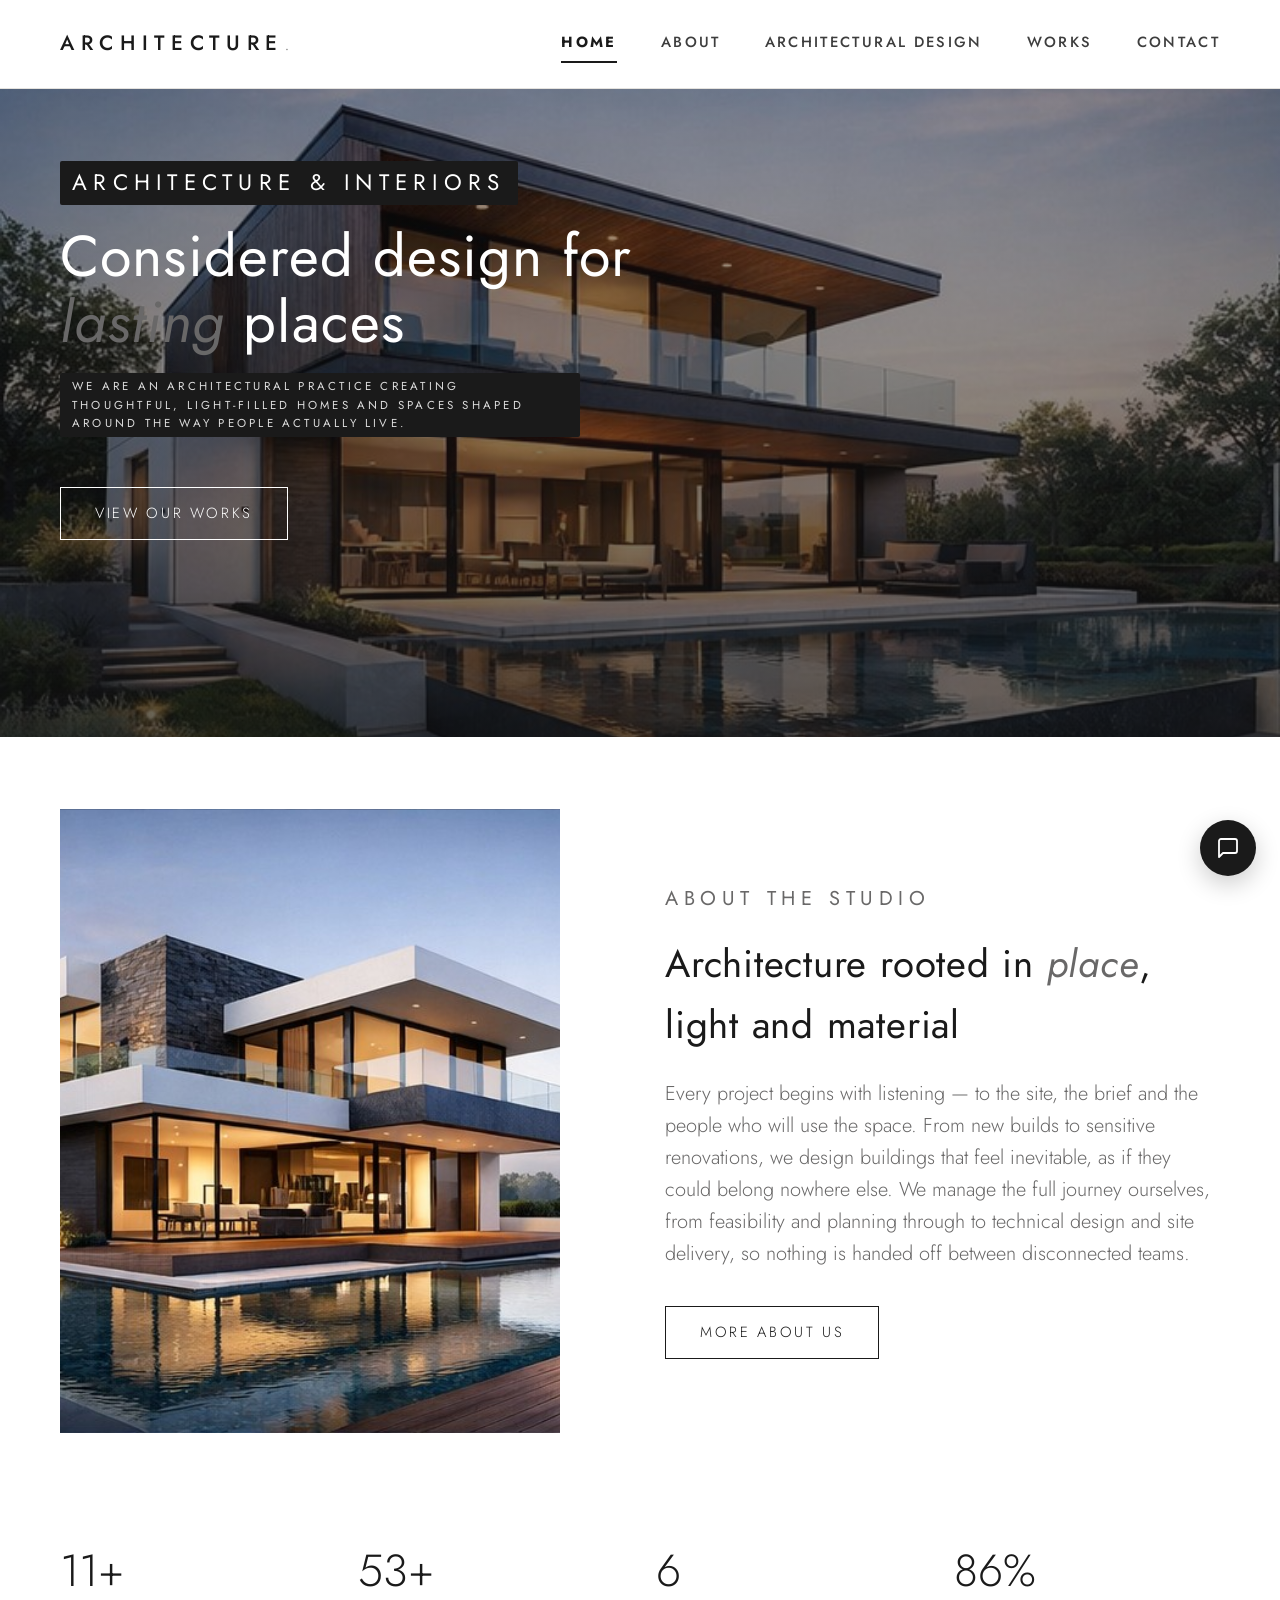
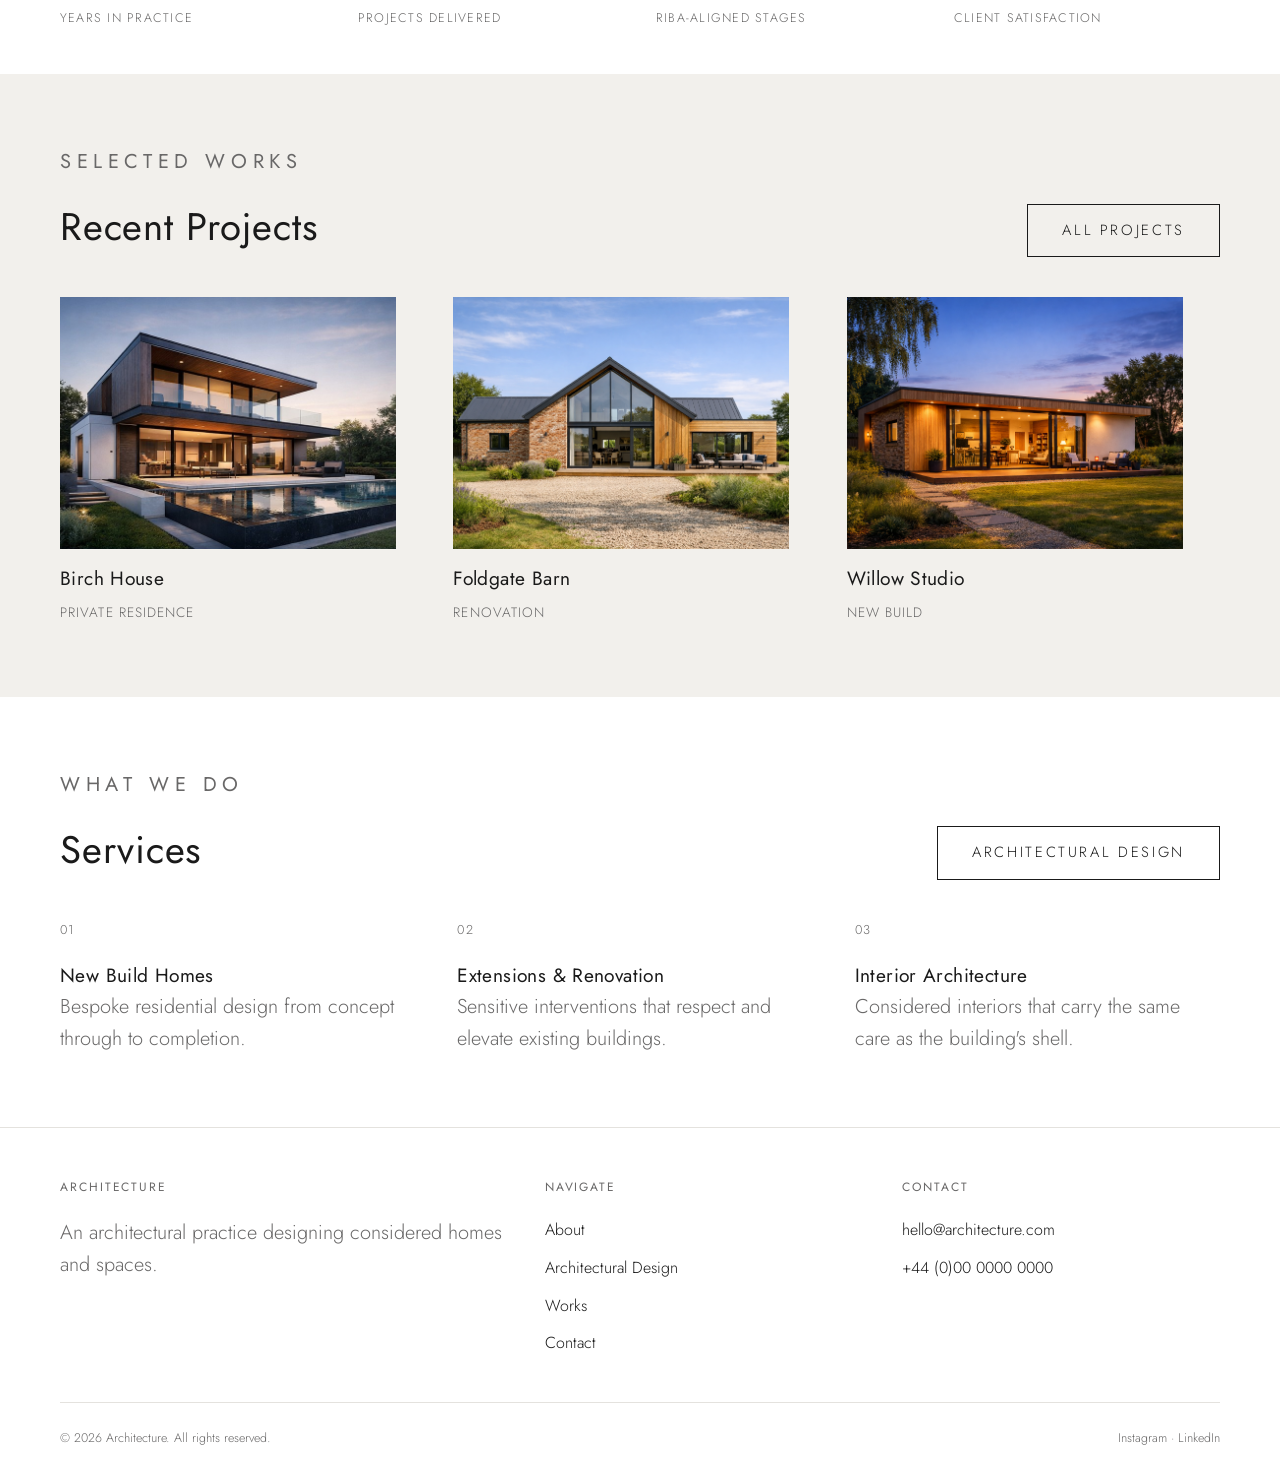
<file: index.html>
<!DOCTYPE html>
<html lang="en">
<head>
    <meta charset="UTF-8">
    <meta name="viewport" content="width=device-width, initial-scale=1.0">
    <title>Architecture &mdash; Home</title>
    <link rel="icon" type="image/svg+xml" href="favicon.svg">
    <link rel="icon" type="image/png" href="favicon.png">
    <link rel="stylesheet" href="css/style.css?v=2">
</head>
<body>

    <header class="site-header">
        <div class="container">
            <a href="index.html" class="logo">ARCHITECTURE<span>.</span></a>
            <nav class="nav-links">
                <a href="index.html" class="active">Home</a>
                <a href="about.html">About</a>
                <a href="design.html">Architectural Design</a>
                <a href="works.html">Works</a>
                <a href="contact.html">Contact</a>
            </nav>
            <button class="nav-toggle" aria-label="Toggle menu">
                <span></span><span></span><span></span>
            </button>
        </div>
    </header>

    <section class="hero" style="background-image: url('images/house-1.jpg');">
        <div class="hero-inner">
            <div class="hero-content">
                <span class="eyebrow1">Architecture &amp; Interiors</span>
                <h1>Considered design for <span class="accent">lasting</span> places</h1>
                <p class="eyebrow-line">We are an architectural practice creating thoughtful, light-filled homes and spaces shaped around the way people actually live.</p>
                <a href="works.html" class="btn">View Our Works</a>
            </div>
        </div>
    </section>

    <section>
        <div class="container split reveal">
            <div class="img-placeholder photo-fill" style="background-image: url('images/house-2.jpg');"></div>
            <div>
                <span class="eyebrow">About the Studio</span>
                <h2>Architecture rooted in <span class="accent">place</span>, light and material</h2>
                <p class="lede" style="margin-top:22px;">Every project begins with listening &mdash; to the site, the brief and the people who will use the space. From new builds to sensitive renovations, we design buildings that feel inevitable, as if they could belong nowhere else. We manage the full journey ourselves, from feasibility and planning through to technical design and site delivery, so nothing is handed off between disconnected teams.</p>
                <a href="about.html" class="btn" style="margin-top:36px;">More About Us</a>
            </div>
        </div>
    </section>

    <section class="tight">
        <div class="container stats-grid reveal-stagger">
            <div>
                <div class="stat-num" data-count="12" data-suffix="+">0+</div>
                <span class="stat-label">Years in Practice</span>
            </div>
            <div>
                <div class="stat-num" data-count="60" data-suffix="+">0+</div>
                <span class="stat-label">Projects Delivered</span>
            </div>
            <div>
                <div class="stat-num" data-count="7" data-suffix="">0</div>
                <span class="stat-label">RIBA-Aligned Stages</span>
            </div>
            <div>
                <div class="stat-num" data-count="98" data-suffix="%">0%</div>
                <span class="stat-label">Client Satisfaction</span>
            </div>
        </div>
    </section>

    <section class="bg-surface">
        <div class="container">
            <div class="section-head">
                <div>
                    <span class="eyebrow">Selected Works</span>
                    <h2>Recent Projects</h2>
                </div>
                <a href="works.html" class="btn">All Projects</a>
            </div>
            <div class="works-grid reveal-stagger">
                <div class="work-card">
                    <div class="img-placeholder photo-fill" style="background-image: url('images/house-1.jpg');"></div>
                    <h3>Birch House</h3>
                    <span class="work-meta">Private Residence</span>
                </div>
                <div class="work-card">
                    <div class="img-placeholder photo-fill" style="background-image: url('images/foldgate-barn.png');"></div>
                    <h3>Foldgate Barn</h3>
                    <span class="work-meta">Renovation</span>
                </div>
                <div class="work-card">
                    <div class="img-placeholder photo-fill" style="background-image: url('images/willow-studio.png');"></div>
                    <h3>Willow Studio</h3>
                    <span class="work-meta">New Build</span>
                </div>
            </div>
        </div>
    </section>

    <section>
        <div class="container">
            <div class="section-head">
                <div>
                    <span class="eyebrow">What We Do</span>
                    <h2>Services</h2>
                </div>
                <a href="design.html" class="btn">Architectural Design</a>
            </div>
            <div class="grid-3 reveal-stagger">
                <div>
                    <span class="card-num">01</span>
                    <h3>New Build Homes</h3>
                    <p class="lede">Bespoke residential design from concept through to completion.</p>
                </div>
                <div>
                    <span class="card-num">02</span>
                    <h3>Extensions &amp; Renovation</h3>
                    <p class="lede">Sensitive interventions that respect and elevate existing buildings.</p>
                </div>
                <div>
                    <span class="card-num">03</span>
                    <h3>Interior Architecture</h3>
                    <p class="lede">Considered interiors that carry the same care as the building's shell.</p>
                </div>
            </div>
        </div>
    </section>

    <footer class="site-footer">
        <div class="container">
            <div class="footer-top">
                <div>
                    <h4>Architecture</h4>
                    <p class="lede">An architectural practice designing considered homes and spaces.</p>
                </div>
                <div>
                    <h4>Navigate</h4>
                    <ul>
                        <li><a href="about.html">About</a></li>
                        <li><a href="design.html">Architectural Design</a></li>
                        <li><a href="works.html">Works</a></li>
                        <li><a href="contact.html">Contact</a></li>
                    </ul>
                </div>
                <div>
                    <h4>Contact</h4>
                    <ul>
                        <li>hello@architecture.com</li>
                        <li>+44 (0)00 0000 0000</li>
                    </ul>
                </div>
            </div>
            <div class="footer-bottom">
                <span>&copy; 2026 Architecture. All rights reserved.</span>
                <span>Instagram &middot; LinkedIn</span>
            </div>
        </div>
    </footer>

    <button class="chat-toggle" id="chatToggle" aria-label="Open chat assistant">
        <svg viewBox="0 0 24 24" fill="none" stroke="currentColor" stroke-width="1.8" stroke-linecap="round" stroke-linejoin="round"><path d="M21 15a2 2 0 0 1-2 2H7l-4 4V5a2 2 0 0 1 2-2h14a2 2 0 0 1 2 2z"/></svg>
    </button>

    <div class="chat-panel" id="chatPanel">
        <div class="chat-header">
            <span class="chat-dot red"></span>
            <span class="chat-dot yellow"></span>
            <span class="chat-dot green"></span>
            <span class="chat-title">Chat with us</span>
            <button class="chat-close" id="chatClose" aria-label="Close chat">&times;</button>
        </div>
        <div class="chat-body" id="chatBody">
            <div class="chat-msg ai">Hi! I'm here to help. What's your name?</div>
        </div>
        <form class="chat-form" id="chatForm">
            <input type="text" id="chatInput" placeholder="Type your message&hellip;" autocomplete="off" required>
            <button type="submit">Send</button>
        </form>
    </div>

    <script src="js/script.js"></script>
</body>
</html>
</file>
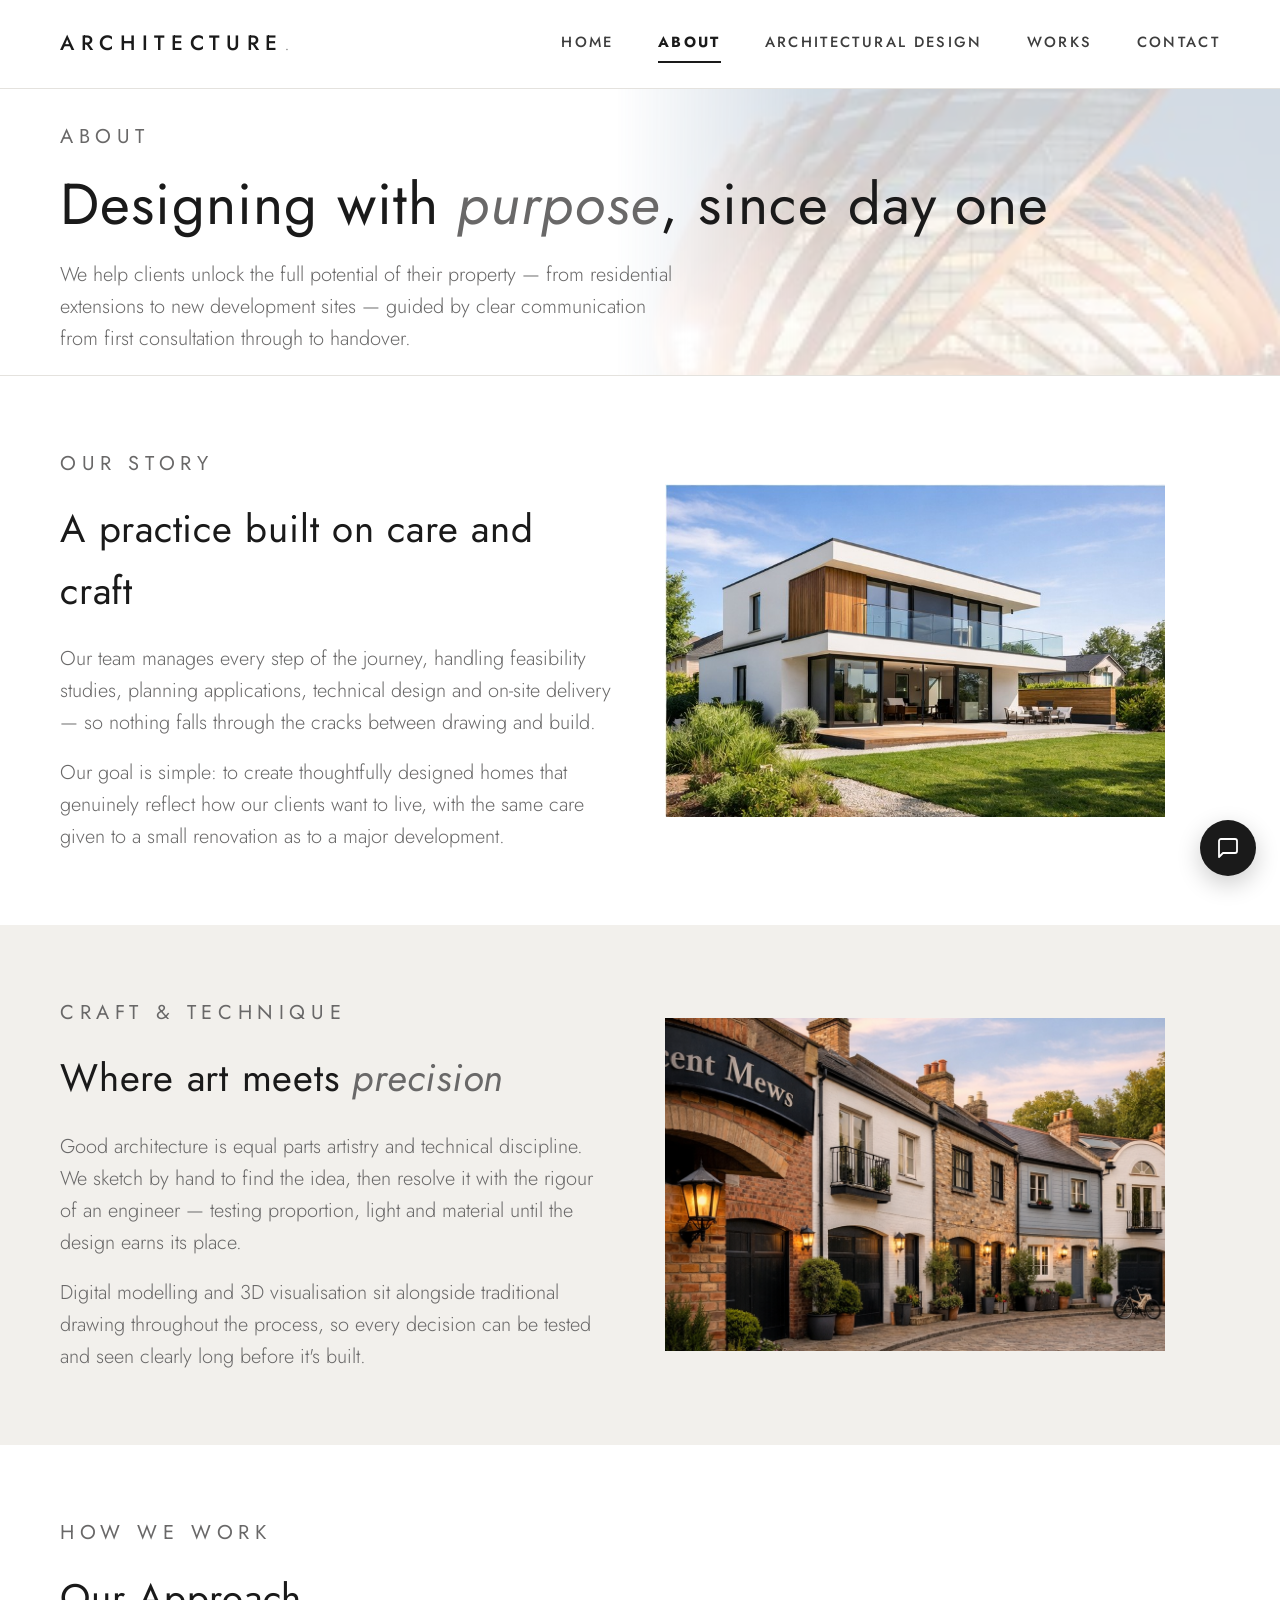
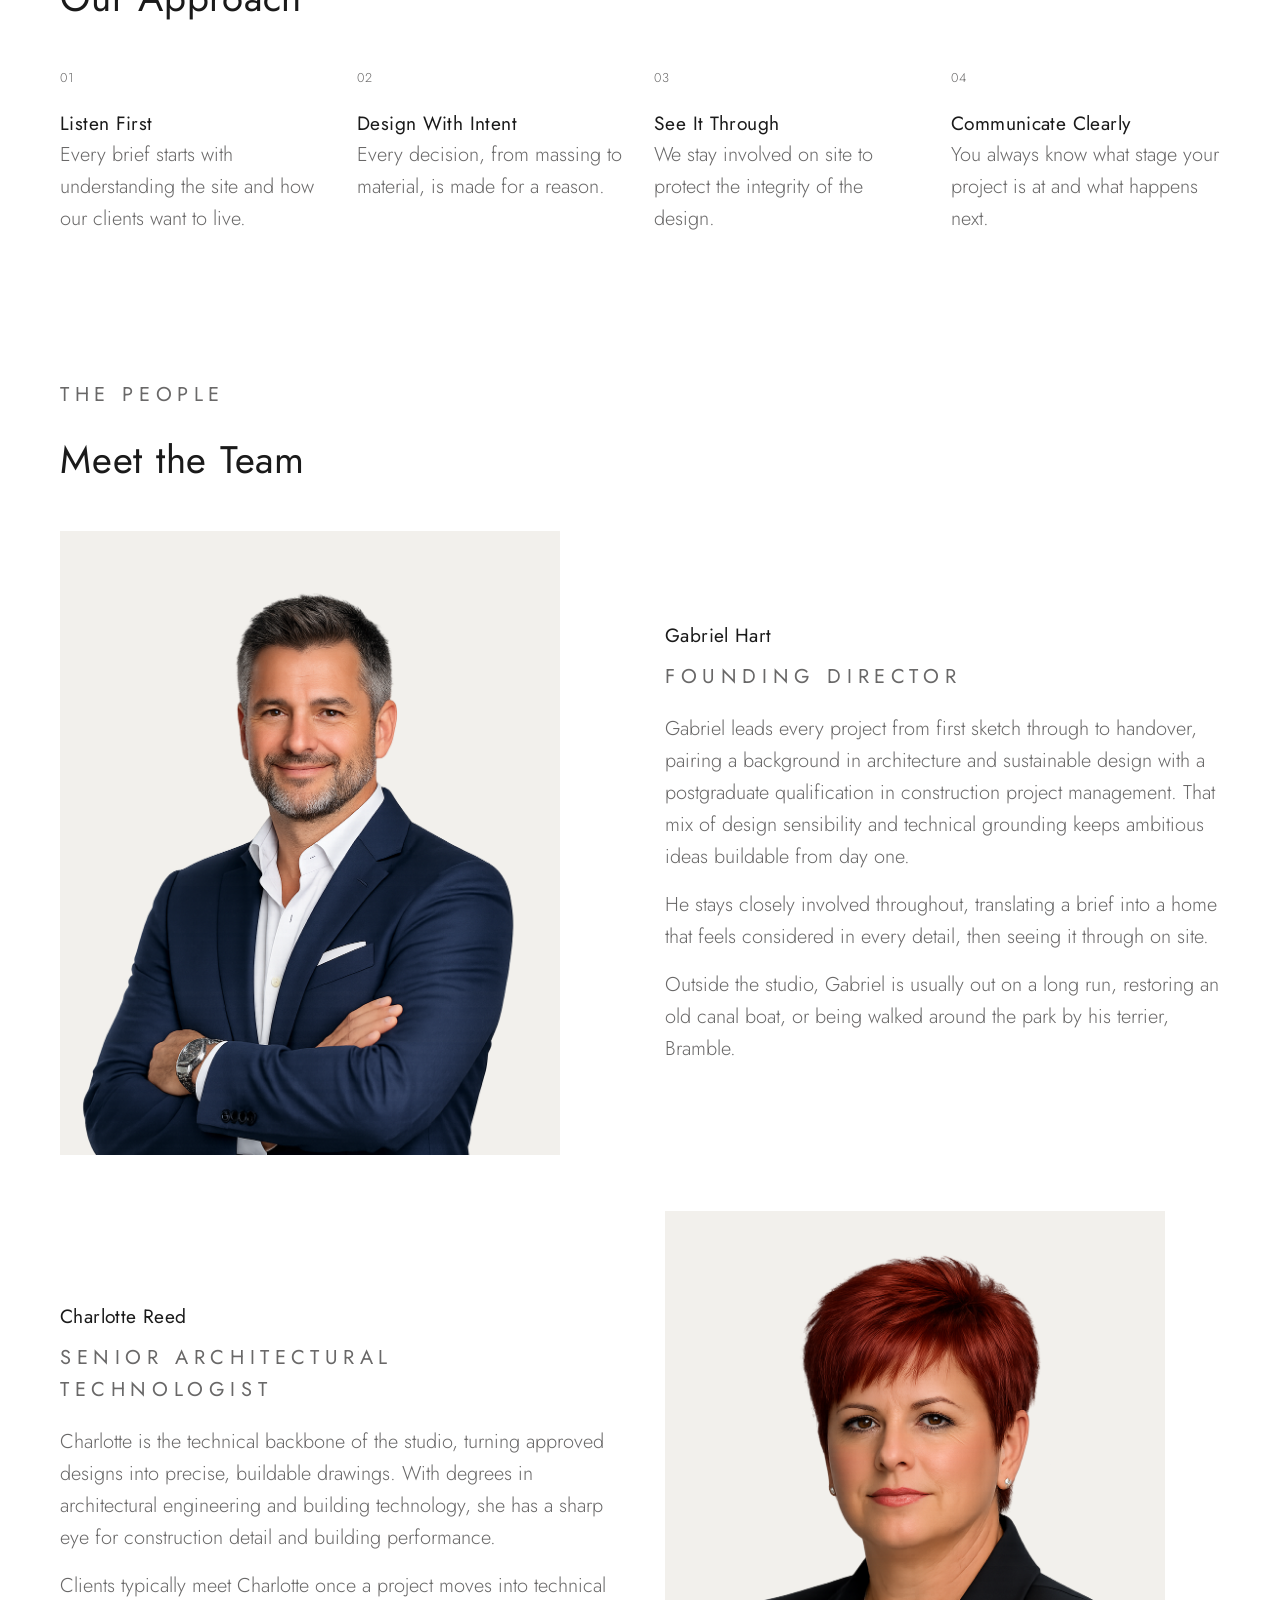
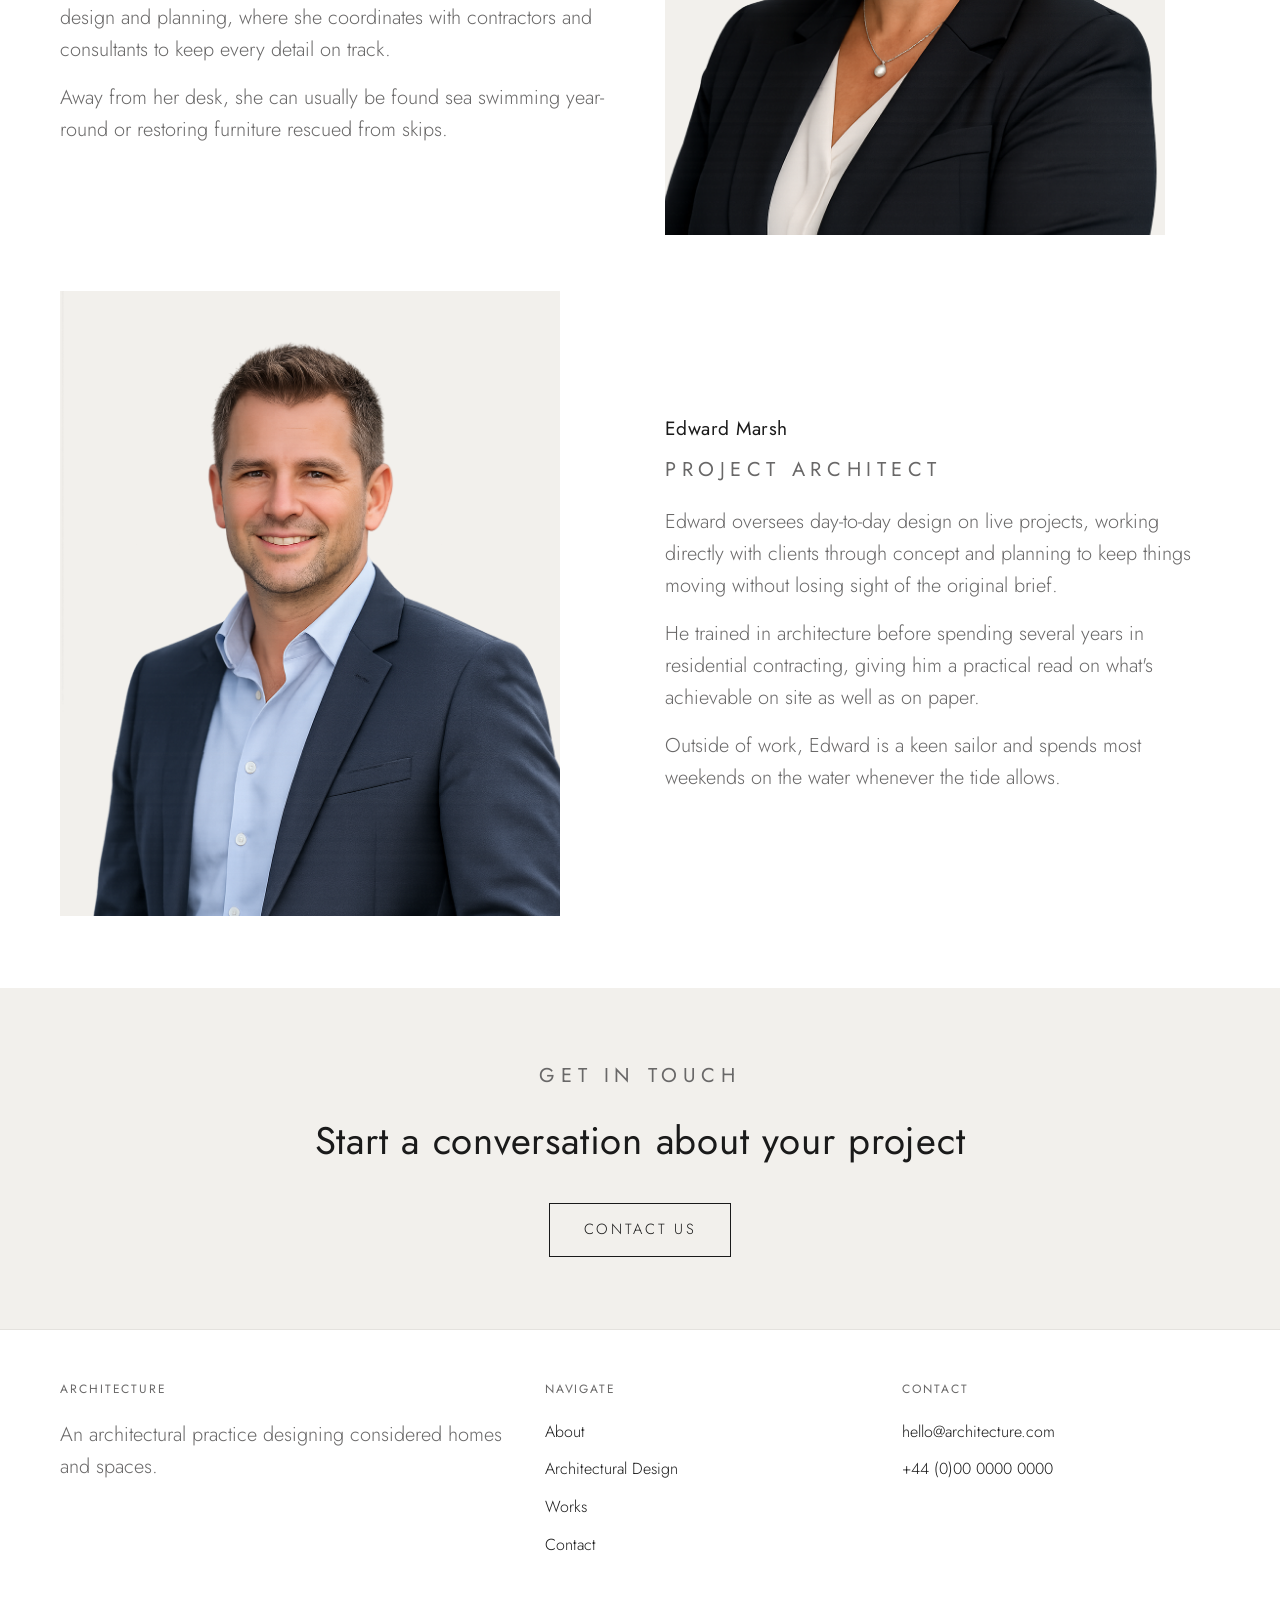
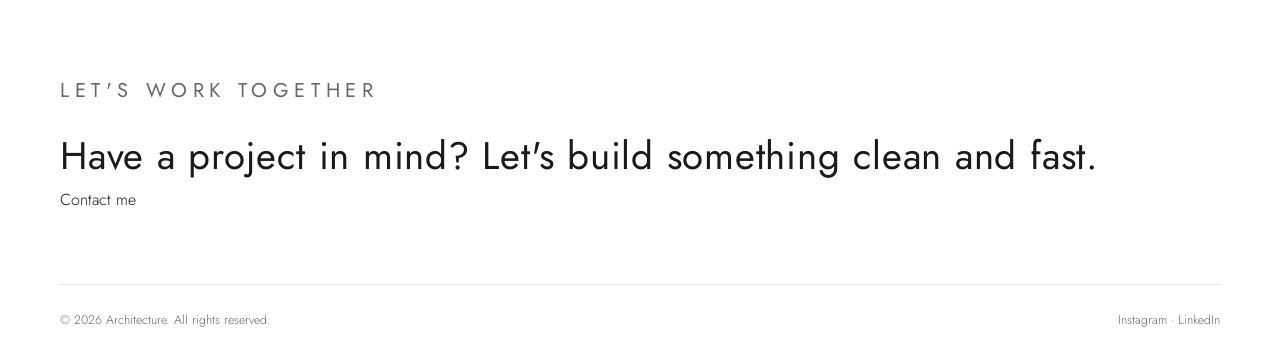
<file: about.html>
<!DOCTYPE html>
<html lang="en">
<head>
    <meta charset="UTF-8">
    <meta name="viewport" content="width=device-width, initial-scale=1.0">
    <title>Architecture &mdash; About</title>
    <link rel="icon" type="image/svg+xml" href="favicon.svg">
    <link rel="icon" type="image/png" href="favicon.png">
    <link rel="stylesheet" href="css/style.css?v=2">
</head>
<body>

    <header class="site-header">
        <div class="container">
            <a href="index.html" class="logo">ARCHITECTURE<span>.</span></a>
            <nav class="nav-links">
                <a href="index.html">Home</a>
                <a href="about.html" class="active">About</a>
                <a href="design.html">Architectural Design</a>
                <a href="works.html">Works</a>
                <a href="contact.html">Contact</a>
            </nav>
            <button class="nav-toggle" aria-label="Toggle menu">
                <span></span><span></span><span></span>
            </button>
        </div>
    </header>

    <section class="page-banner has-motif">
        <div class="banner-motif-img" aria-hidden="true"></div>
        <div class="container">
            <span class="eyebrow">About</span>
            <h1>Designing with <span class="accent">purpose</span>, since day one</h1>
            <p class="lede" style="margin-top:22px;">We help clients unlock the full potential of their property &mdash; from residential extensions to new development sites &mdash; guided by clear communication from first consultation through to handover.</p>
        </div>
    </section>

    <section>
        <div class="container split reveal">
            <div>
                <span class="eyebrow">Our Story</span>
                <h2>A practice built on care and craft</h2>
                <p class="lede" style="margin-top:22px;">Our team manages every step of the journey, handling feasibility studies, planning applications, technical design and on-site delivery &mdash; so nothing falls through the cracks between drawing and build.</p>
                <p class="lede" style="margin-top:18px;">Our goal is simple: to create thoughtfully designed homes that genuinely reflect how our clients want to live, with the same care given to a small renovation as to a major development.</p>
            </div>
            <div class="img-placeholder photo-fill story-photo" style="background-image: url('images/house-8.jpg');"></div>
        </div>
    </section>

    <section class="bg-surface">
        <div class="container split reverse reveal">
            <div>
                <span class="eyebrow">Craft &amp; Technique</span>
                <h2>Where art meets <span class="accent">precision</span></h2>
                <p class="lede" style="margin-top:22px;">Good architecture is equal parts artistry and technical discipline. We sketch by hand to find the idea, then resolve it with the rigour of an engineer &mdash; testing proportion, light and material until the design earns its place.</p>
                <p class="lede" style="margin-top:18px;">Digital modelling and 3D visualisation sit alongside traditional drawing throughout the process, so every decision can be tested and seen clearly long before it's built.</p>
            </div>
            <div class="img-placeholder photo-fill story-photo" style="background-image: url('images/crescent-mews.png');"></div>
        </div>
    </section>

    <section>
        <div class="container">
            <div class="section-head">
                <div>
                    <span class="eyebrow">How We Work</span>
                    <h2>Our Approach</h2>
                </div>
            </div>
            <div class="grid-4 reveal-stagger">
                <div>
                    <span class="card-num">01</span>
                    <h3>Listen First</h3>
                    <p class="lede">Every brief starts with understanding the site and how our clients want to live.</p>
                </div>
                <div>
                    <span class="card-num">02</span>
                    <h3>Design With Intent</h3>
                    <p class="lede">Every decision, from massing to material, is made for a reason.</p>
                </div>
                <div>
                    <span class="card-num">03</span>
                    <h3>See It Through</h3>
                    <p class="lede">We stay involved on site to protect the integrity of the design.</p>
                </div>
                <div>
                    <span class="card-num">04</span>
                    <h3>Communicate Clearly</h3>
                    <p class="lede">You always know what stage your project is at and what happens next.</p>
                </div>
            </div>
        </div>
    </section>

    <section>
        <div class="container">
            <div class="section-head">
                <div>
                    <span class="eyebrow">The People</span>
                    <h2>Meet the Team</h2>
                </div>
            </div>

            <div class="split team-row reveal">
                <div class="img-placeholder photo-fill" style="background-image: url('images/gabriel-hart.png'); background-position: top center;"></div>
                <div>
                    <h3>Gabriel Hart</h3>
                    <span class="eyebrow team-role">Founding Director</span>
                    <p class="lede">Gabriel leads every project from first sketch through to handover, pairing a background in architecture and sustainable design with a postgraduate qualification in construction project management. That mix of design sensibility and technical grounding keeps ambitious ideas buildable from day one.</p>
                    <p class="lede" style="margin-top:16px;">He stays closely involved throughout, translating a brief into a home that feels considered in every detail, then seeing it through on site.</p>
                    <p class="lede" style="margin-top:16px;">Outside the studio, Gabriel is usually out on a long run, restoring an old canal boat, or being walked around the park by his terrier, Bramble.</p>
                </div>
            </div>

            <div class="split reverse team-row reveal">
                <div class="img-placeholder photo-fill" style="background-image: url('images/varga-dora.png'); background-position: top center;"></div>
                <div>
                    <h3>Charlotte Reed</h3>
                    <span class="eyebrow team-role">Senior Architectural Technologist</span>
                    <p class="lede">Charlotte is the technical backbone of the studio, turning approved designs into precise, buildable drawings. With degrees in architectural engineering and building technology, she has a sharp eye for construction detail and building performance.</p>
                    <p class="lede" style="margin-top:16px;">Clients typically meet Charlotte once a project moves into technical design and planning, where she coordinates with contractors and consultants to keep every detail on track.</p>
                    <p class="lede" style="margin-top:16px;">Away from her desk, she can usually be found sea swimming year-round or restoring furniture rescued from skips.</p>
                </div>
            </div>

            <div class="split team-row reveal">
                <div class="img-placeholder photo-fill" style="background-image: url('images/horvath-gabor.png'); background-position: top center;"></div>
                <div>
                    <h3>Edward Marsh</h3>
                    <span class="eyebrow team-role">Project Architect</span>
                    <p class="lede">Edward oversees day-to-day design on live projects, working directly with clients through concept and planning to keep things moving without losing sight of the original brief.</p>
                    <p class="lede" style="margin-top:16px;">He trained in architecture before spending several years in residential contracting, giving him a practical read on what's achievable on site as well as on paper.</p>
                    <p class="lede" style="margin-top:16px;">Outside of work, Edward is a keen sailor and spends most weekends on the water whenever the tide allows.</p>
                </div>
            </div>
        </div>
    </section>

    <section class="bg-surface" style="text-align:center;">
        <div class="container">
            <span class="eyebrow">Get in touch</span>
            <h2>Start a conversation about your project</h2>
            <a href="contact.html" class="btn" style="margin-top:32px;">Contact Us</a>
        </div>
    </section>

    <footer class="site-footer">
        <div class="container">
            <div class="footer-top">
                <div>
                    <h4>Architecture</h4>
                    <p class="lede">An architectural practice designing considered homes and spaces.</p>
                </div>
                <div>
                    <h4>Navigate</h4>
                    <ul>
                        <li><a href="about.html">About</a></li>
                        <li><a href="design.html">Architectural Design</a></li>
                        <li><a href="works.html">Works</a></li>
                        <li><a href="contact.html">Contact</a></li>
                    </ul>
                </div>
                <div>
                    <h4>Contact</h4>
                    <ul>
                        <li>hello@architecture.com</li>
                        <li>+44 (0)00 0000 0000</li>
                    </ul>
                </div>
            </div>
            <section class="section cta-section">
    <div class="section-inner cta-card">
        <div>
            <p class="eyebrow" data-i18n="about_cta_eyebrow">Let's work together</p>
            <h2 data-i18n="about_cta_h2">Have a project in mind? Let's build something clean and fast.</h2>
        </div>
        <a class="button button-primary" href="contact.html" data-i18n="about_cta_btn">Contact me</a>
    </div>
</section>

            <div class="footer-bottom">
                <span>&copy; 2026 Architecture. All rights reserved.</span>
                <span>Instagram &middot; LinkedIn</span>
            </div>
        </div>
    </footer>

    <button class="chat-toggle" id="chatToggle" aria-label="Open chat assistant">
        <svg viewBox="0 0 24 24" fill="none" stroke="currentColor" stroke-width="1.8" stroke-linecap="round" stroke-linejoin="round"><path d="M21 15a2 2 0 0 1-2 2H7l-4 4V5a2 2 0 0 1 2-2h14a2 2 0 0 1 2 2z"/></svg>
    </button>

    <div class="chat-panel" id="chatPanel">
        <div class="chat-header">
            <span class="chat-dot red"></span>
            <span class="chat-dot yellow"></span>
            <span class="chat-dot green"></span>
            <span class="chat-title">Chat with us</span>
            <button class="chat-close" id="chatClose" aria-label="Close chat">&times;</button>
        </div>
        <div class="chat-body" id="chatBody">
            <div class="chat-msg ai">Hi! I'm here to help. What's your name?</div>
        </div>
        <form class="chat-form" id="chatForm">
            <input type="text" id="chatInput" placeholder="Type your message&hellip;" autocomplete="off" required>
            <button type="submit">Send</button>
        </form>
    </div>

    <script src="js/script.js"></script>
</body>
</html>
</file>
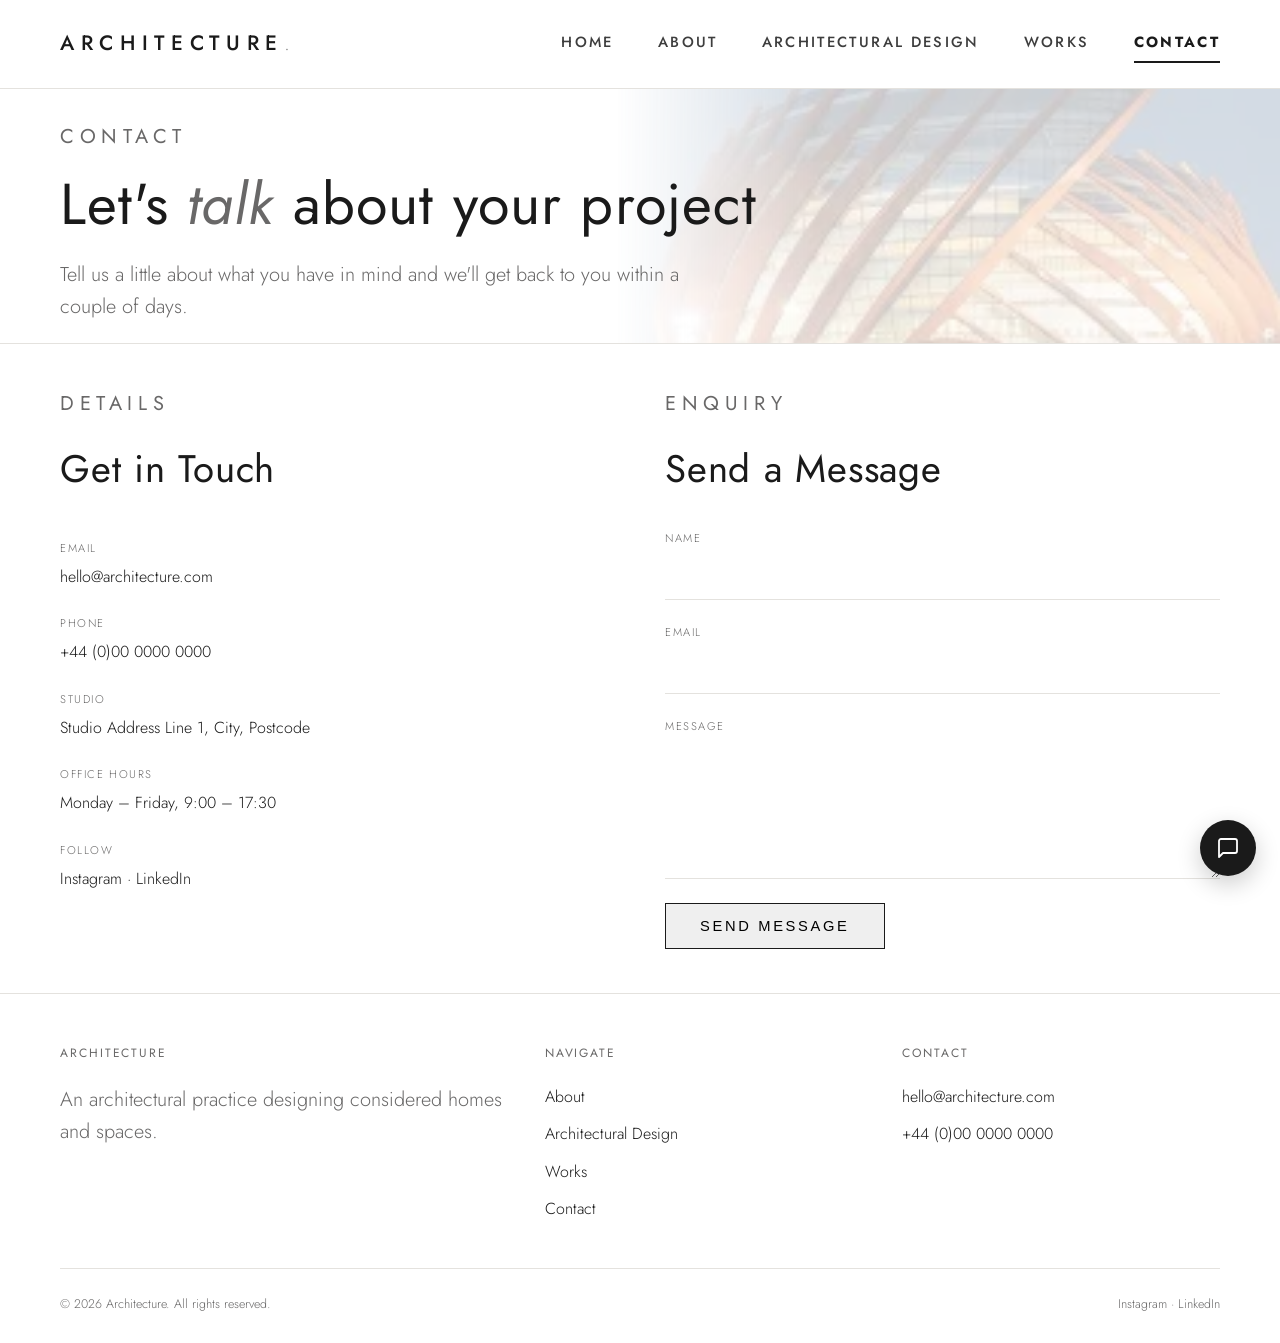
<file: contact.html>
<!DOCTYPE html>
<html lang="en">
<head>
    <meta charset="UTF-8">
    <meta name="viewport" content="width=device-width, initial-scale=1.0">
    <title>Architecture &mdash; Contact</title>
    <link rel="icon" type="image/svg+xml" href="favicon.svg">
    <link rel="icon" type="image/png" href="favicon.png">
    <link rel="stylesheet" href="css/style.css?v=2">
</head>
<body>

    <header class="site-header">
        <div class="container">
            <a href="index.html" class="logo">ARCHITECTURE<span>.</span></a>
            <nav class="nav-links">
                <a href="index.html">Home</a>
                <a href="about.html">About</a>
                <a href="design.html">Architectural Design</a>
                <a href="works.html">Works</a>
                <a href="contact.html" class="active">Contact</a>
            </nav>
            <button class="nav-toggle" aria-label="Toggle menu">
                <span></span><span></span><span></span>
            </button>
        </div>
    </header>

    <section class="page-banner has-motif">
        <div class="banner-motif-img" aria-hidden="true"></div>
        <div class="container">
            <span class="eyebrow">Contact</span>
            <h1>Let's <span class="accent">talk</span> about your project</h1>
            <p class="lede" style="margin-top:22px;">Tell us a little about what you have in mind and we'll get back to you within a couple of days.</p>
        </div>
    </section>

    <section class="tight">
        <div class="container contact-grid reveal">
            <div>
                <span class="eyebrow">Details</span>
                <h2>Get in Touch</h2>
                <ul class="info-list">
                    <li>
                        <span class="label">Email</span>
                        hello@architecture.com
                    </li>
                    <li>
                        <span class="label">Phone</span>
                        +44 (0)00 0000 0000
                    </li>
                    <li>
                        <span class="label">Studio</span>
                        Studio Address Line 1, City, Postcode
                    </li>
                    <li>
                        <span class="label">Office Hours</span>
                        Monday &ndash; Friday, 9:00 &ndash; 17:30
                    </li>
                    <li>
                        <span class="label">Follow</span>
                        Instagram &middot; LinkedIn
                    </li>
                </ul>
            </div>
            <div>
                <span class="eyebrow">Enquiry</span>
                <h2>Send a Message</h2>
                <form style="margin-top:30px;">
                    <div class="field">
                        <label for="name">Name</label>
                        <input type="text" id="name" name="name" required>
                    </div>
                    <div class="field">
                        <label for="email">Email</label>
                        <input type="email" id="email" name="email" required>
                    </div>
                    <div class="field">
                        <label for="message">Message</label>
                        <textarea id="message" name="message" rows="5" required></textarea>
                    </div>
                    <button type="submit" class="btn" style="align-self:flex-start;">Send Message</button>
                </form>
            </div>
        </div>
    </section>

    <footer class="site-footer">
        <div class="container">
            <div class="footer-top">
                <div>
                    <h4>Architecture</h4>
                    <p class="lede">An architectural practice designing considered homes and spaces.</p>
                </div>
                <div>
                    <h4>Navigate</h4>
                    <ul>
                        <li><a href="about.html">About</a></li>
                        <li><a href="design.html">Architectural Design</a></li>
                        <li><a href="works.html">Works</a></li>
                        <li><a href="contact.html">Contact</a></li>
                    </ul>
                </div>
                <div>
                    <h4>Contact</h4>
                    <ul>
                        <li>hello@architecture.com</li>
                        <li>+44 (0)00 0000 0000</li>
                    </ul>
                </div>
            </div>
            <div class="footer-bottom">
                <span>&copy; 2026 Architecture. All rights reserved.</span>
                <span>Instagram &middot; LinkedIn</span>
            </div>
        </div>
    </footer>

    <button class="chat-toggle" id="chatToggle" aria-label="Open chat assistant">
        <svg viewBox="0 0 24 24" fill="none" stroke="currentColor" stroke-width="1.8" stroke-linecap="round" stroke-linejoin="round"><path d="M21 15a2 2 0 0 1-2 2H7l-4 4V5a2 2 0 0 1 2-2h14a2 2 0 0 1 2 2z"/></svg>
    </button>

    <div class="chat-panel" id="chatPanel">
        <div class="chat-header">
            <span class="chat-dot red"></span>
            <span class="chat-dot yellow"></span>
            <span class="chat-dot green"></span>
            <span class="chat-title">Chat with us</span>
            <button class="chat-close" id="chatClose" aria-label="Close chat">&times;</button>
        </div>
        <div class="chat-body" id="chatBody">
            <div class="chat-msg ai">Hi! I'm here to help. What's your name?</div>
        </div>
        <form class="chat-form" id="chatForm">
            <input type="text" id="chatInput" placeholder="Type your message&hellip;" autocomplete="off" required>
            <button type="submit">Send</button>
        </form>
    </div>

    <script src="js/script.js"></script>
</body>
</html>
</file>
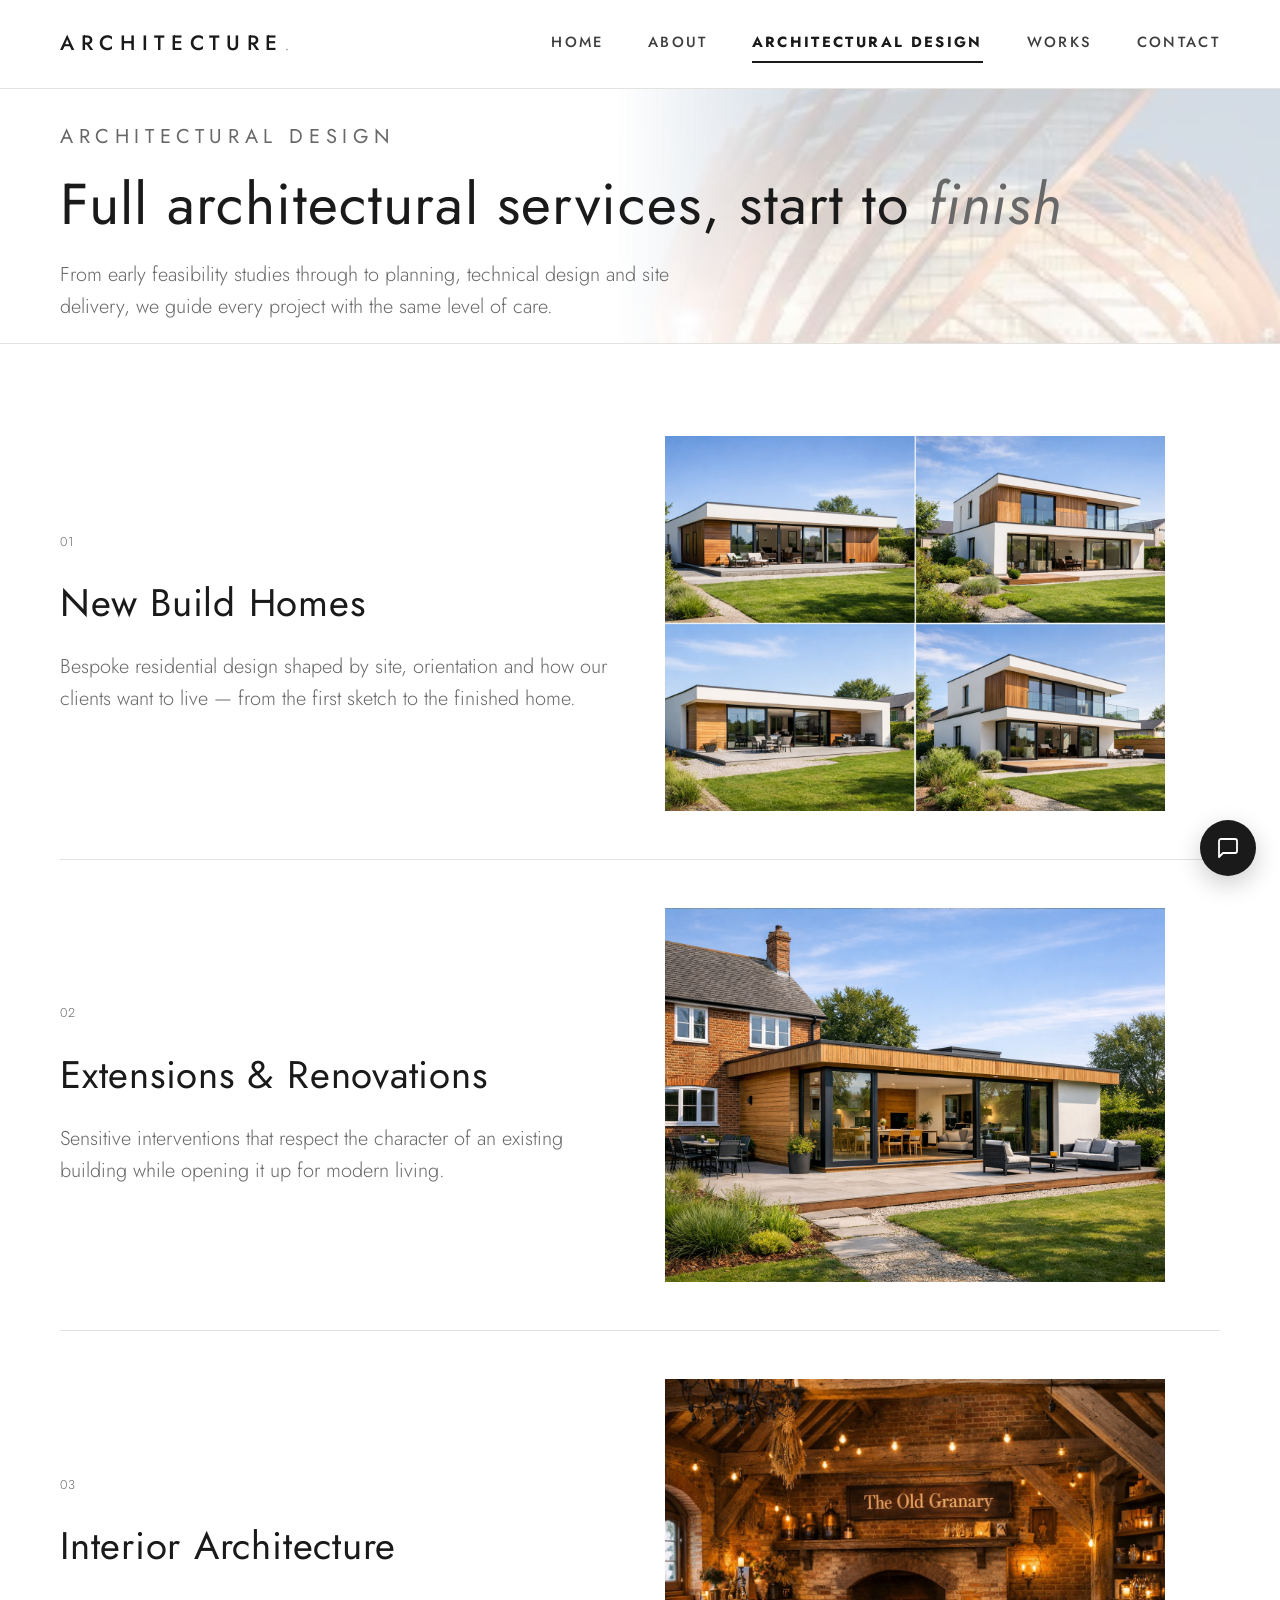
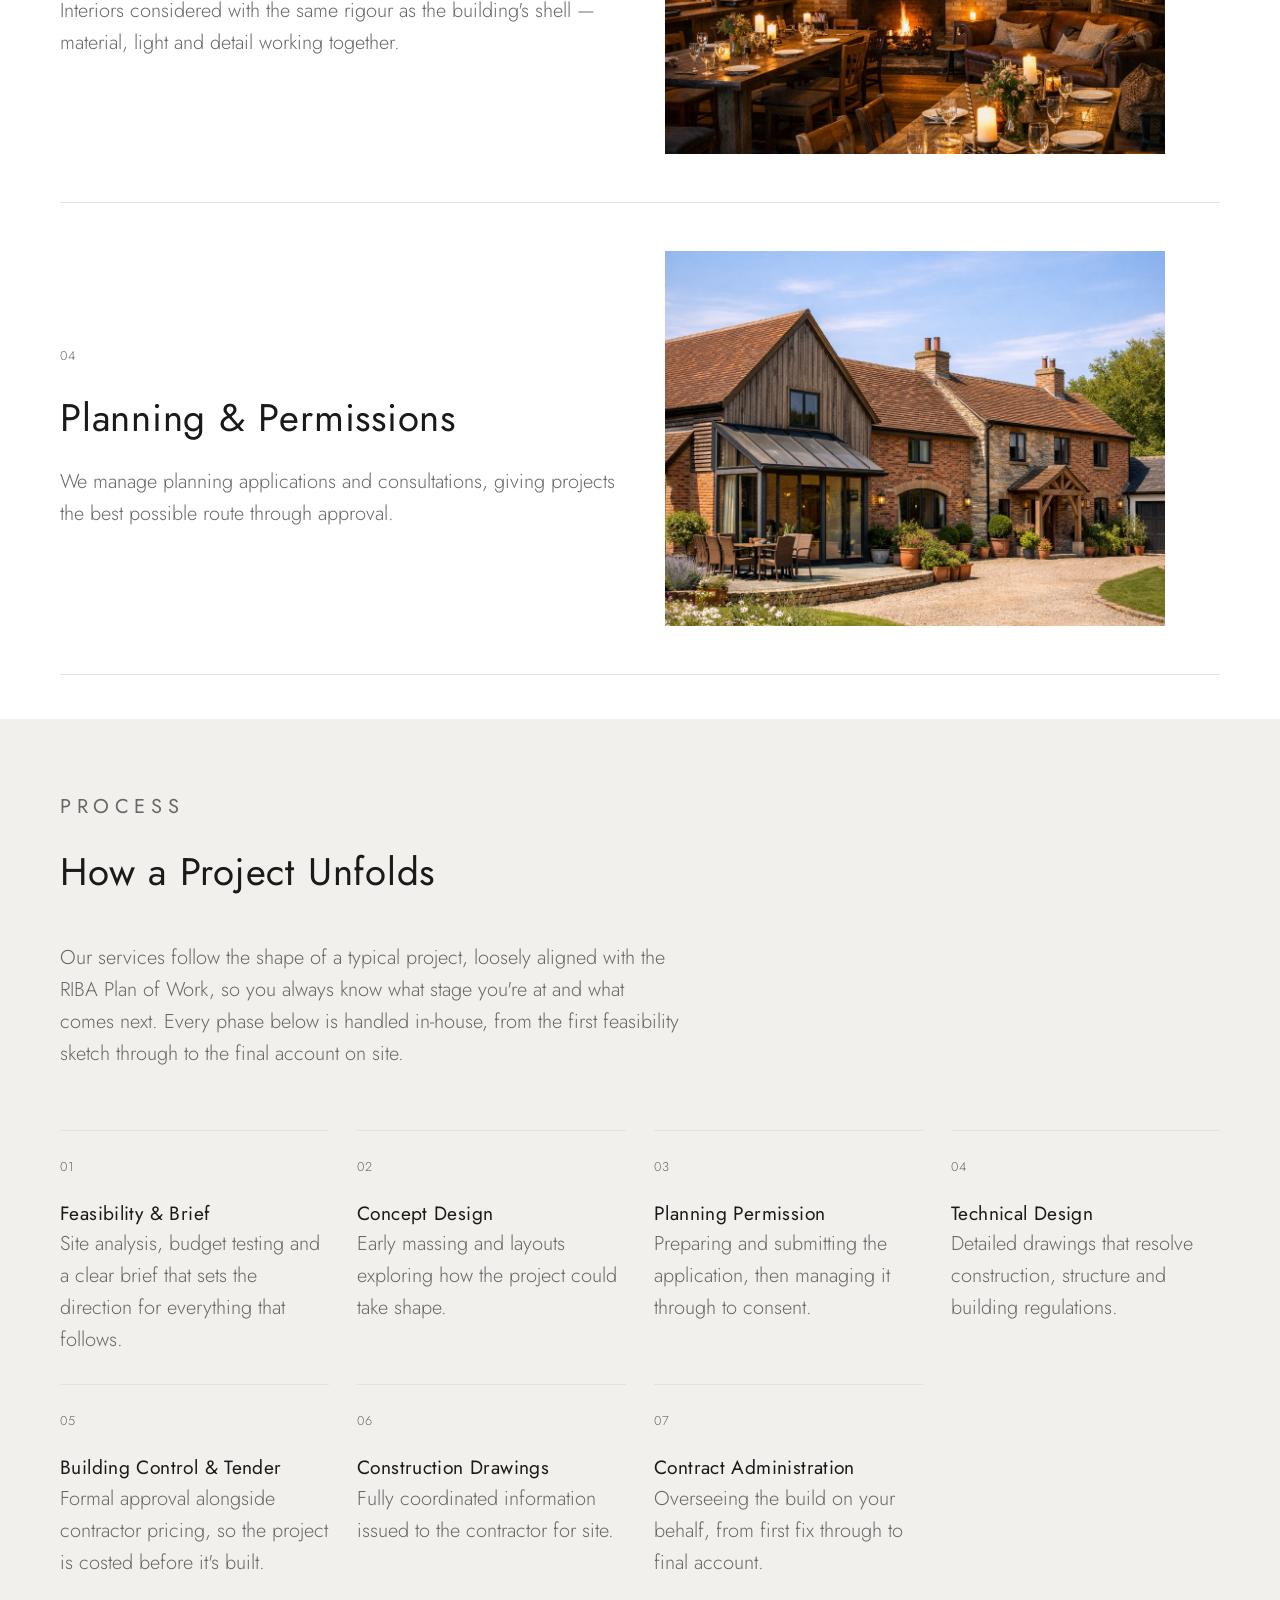
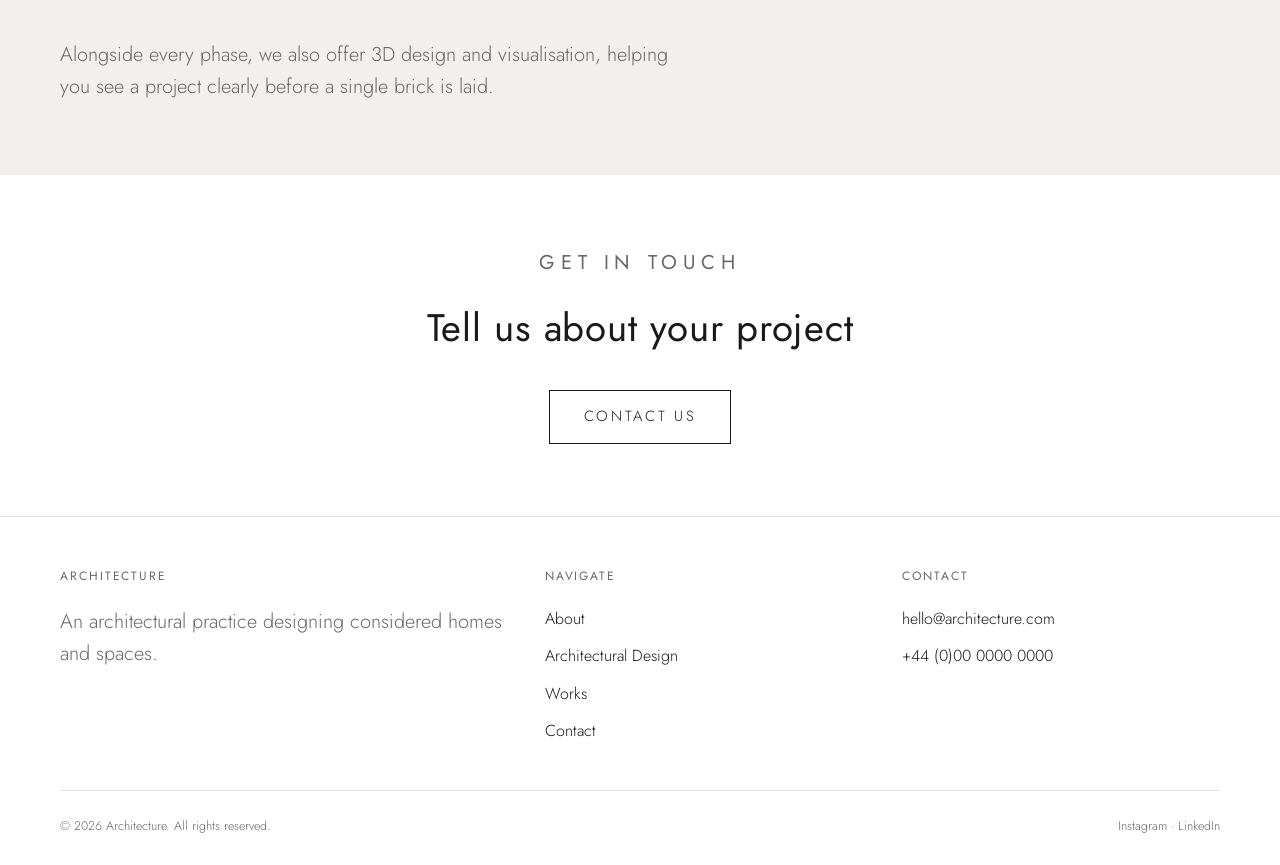
<file: design.html>
<!DOCTYPE html>
<html lang="en">
<head>
    <meta charset="UTF-8">
    <meta name="viewport" content="width=device-width, initial-scale=1.0">
    <title>Architecture &mdash; Architectural Design</title>
    <link rel="icon" type="image/svg+xml" href="favicon.svg">
    <link rel="icon" type="image/png" href="favicon.png">
    <link rel="stylesheet" href="css/style.css?v=2">
</head>
<body>

    <header class="site-header">
        <div class="container">
            <a href="index.html" class="logo">ARCHITECTURE<span>.</span></a>
            <nav class="nav-links">
                <a href="index.html">Home</a>
                <a href="about.html">About</a>
                <a href="design.html" class="active">Architectural Design</a>
                <a href="works.html">Works</a>
                <a href="contact.html">Contact</a>
            </nav>
            <button class="nav-toggle" aria-label="Toggle menu">
                <span></span><span></span><span></span>
            </button>
        </div>
    </header>

    <section class="page-banner has-motif">
        <div class="banner-motif-img" aria-hidden="true"></div>
        <div class="container">
            <span class="eyebrow">Architectural Design</span>
            <h1>Full architectural services, start to <span class="accent">finish</span></h1>
            <p class="lede" style="margin-top:22px;">From early feasibility studies through to planning, technical design and site delivery, we guide every project with the same level of care.</p>
        </div>
    </section>

    <section class="tight">
        <div class="container">
            <div class="service-row reveal">
                <div>
                    <span class="card-num">01</span>
                    <h2>New Build Homes</h2>
                    <p class="lede" style="margin-top:18px;">Bespoke residential design shaped by site, orientation and how our clients want to live &mdash; from the first sketch to the finished home.</p>
                </div>
                <div class="img-placeholder photo-fill" style="background-image: url('images/haz2.png');"></div>
            </div>

            <div class="service-row reverse reveal">
                <div>
                    <span class="card-num">02</span>
                    <h2>Extensions &amp; Renovations</h2>
                    <p class="lede" style="margin-top:18px;">Sensitive interventions that respect the character of an existing building while opening it up for modern living.</p>
                </div>
                <div class="img-placeholder photo-fill" style="background-image: url('images/ashfield-extension.png');"></div>
            </div>

            <div class="service-row reveal">
                <div>
                    <span class="card-num">03</span>
                    <h2>Interior Architecture</h2>
                    <p class="lede" style="margin-top:18px;">Interiors considered with the same rigour as the building's shell &mdash; material, light and detail working together.</p>
                </div>
                <div class="img-placeholder photo-fill" style="background-image: url('images/interior-canary.png');"></div>
            </div>

            <div class="service-row reverse reveal">
                <div>
                    <span class="card-num">04</span>
                    <h2>Planning &amp; Permissions</h2>
                    <p class="lede" style="margin-top:18px;">We manage planning applications and consultations, giving projects the best possible route through approval.</p>
                </div>
                <div class="img-placeholder photo-fill" style="background-image: url('images/hollow-farm.png');"></div>
            </div>
        </div>
    </section>

    <section class="bg-surface">
        <div class="container">
            <div class="section-head">
                <div>
                    <span class="eyebrow">Process</span>
                    <h2>How a Project Unfolds</h2>
                </div>
            </div>
            <p class="lede" style="margin-bottom:60px;">Our services follow the shape of a typical project, loosely aligned with the RIBA Plan of Work, so you always know what stage you're at and what comes next. Every phase below is handled in-house, from the first feasibility sketch through to the final account on site.</p>
            <div class="steps reveal-stagger">
                <div class="step">
                    <span class="card-num">01</span>
                    <h3>Feasibility &amp; Brief</h3>
                    <p class="lede">Site analysis, budget testing and a clear brief that sets the direction for everything that follows.</p>
                </div>
                <div class="step">
                    <span class="card-num">02</span>
                    <h3>Concept Design</h3>
                    <p class="lede">Early massing and layouts exploring how the project could take shape.</p>
                </div>
                <div class="step">
                    <span class="card-num">03</span>
                    <h3>Planning Permission</h3>
                    <p class="lede">Preparing and submitting the application, then managing it through to consent.</p>
                </div>
                <div class="step">
                    <span class="card-num">04</span>
                    <h3>Technical Design</h3>
                    <p class="lede">Detailed drawings that resolve construction, structure and building regulations.</p>
                </div>
                <div class="step">
                    <span class="card-num">05</span>
                    <h3>Building Control &amp; Tender</h3>
                    <p class="lede">Formal approval alongside contractor pricing, so the project is costed before it's built.</p>
                </div>
                <div class="step">
                    <span class="card-num">06</span>
                    <h3>Construction Drawings</h3>
                    <p class="lede">Fully coordinated information issued to the contractor for site.</p>
                </div>
                <div class="step">
                    <span class="card-num">07</span>
                    <h3>Contract Administration</h3>
                    <p class="lede">Overseeing the build on your behalf, from first fix through to final account.</p>
                </div>
            </div>
            <p class="lede" style="margin-top:60px;">Alongside every phase, we also offer 3D design and visualisation, helping you see a project clearly before a single brick is laid.</p>
        </div>
    </section>

    <section style="text-align:center;">
        <div class="container">
            <span class="eyebrow">Get in touch</span>
            <h2>Tell us about your project</h2>
            <a href="contact.html" class="btn" style="margin-top:32px;">Contact Us</a>
        </div>
    </section>

    <footer class="site-footer">
        <div class="container">
            <div class="footer-top">
                <div>
                    <h4>Architecture</h4>
                    <p class="lede">An architectural practice designing considered homes and spaces.</p>
                </div>
                <div>
                    <h4>Navigate</h4>
                    <ul>
                        <li><a href="about.html">About</a></li>
                        <li><a href="design.html">Architectural Design</a></li>
                        <li><a href="works.html">Works</a></li>
                        <li><a href="contact.html">Contact</a></li>
                    </ul>
                </div>
                <div>
                    <h4>Contact</h4>
                    <ul>
                        <li>hello@architecture.com</li>
                        <li>+44 (0)00 0000 0000</li>
                    </ul>
                </div>
            </div>
            <div class="footer-bottom">
                <span>&copy; 2026 Architecture. All rights reserved.</span>
                <span>Instagram &middot; LinkedIn</span>
            </div>
        </div>
    </footer>

    <button class="chat-toggle" id="chatToggle" aria-label="Open chat assistant">
        <svg viewBox="0 0 24 24" fill="none" stroke="currentColor" stroke-width="1.8" stroke-linecap="round" stroke-linejoin="round"><path d="M21 15a2 2 0 0 1-2 2H7l-4 4V5a2 2 0 0 1 2-2h14a2 2 0 0 1 2 2z"/></svg>
    </button>

    <div class="chat-panel" id="chatPanel">
        <div class="chat-header">
            <span class="chat-dot red"></span>
            <span class="chat-dot yellow"></span>
            <span class="chat-dot green"></span>
            <span class="chat-title">Chat with us</span>
            <button class="chat-close" id="chatClose" aria-label="Close chat">&times;</button>
        </div>
        <div class="chat-body" id="chatBody">
            <div class="chat-msg ai">Hi! I'm here to help. What's your name?</div>
        </div>
        <form class="chat-form" id="chatForm">
            <input type="text" id="chatInput" placeholder="Type your message&hellip;" autocomplete="off" required>
            <button type="submit">Send</button>
        </form>
    </div>

    <script src="js/script.js"></script>
</body>
</html>
</file>
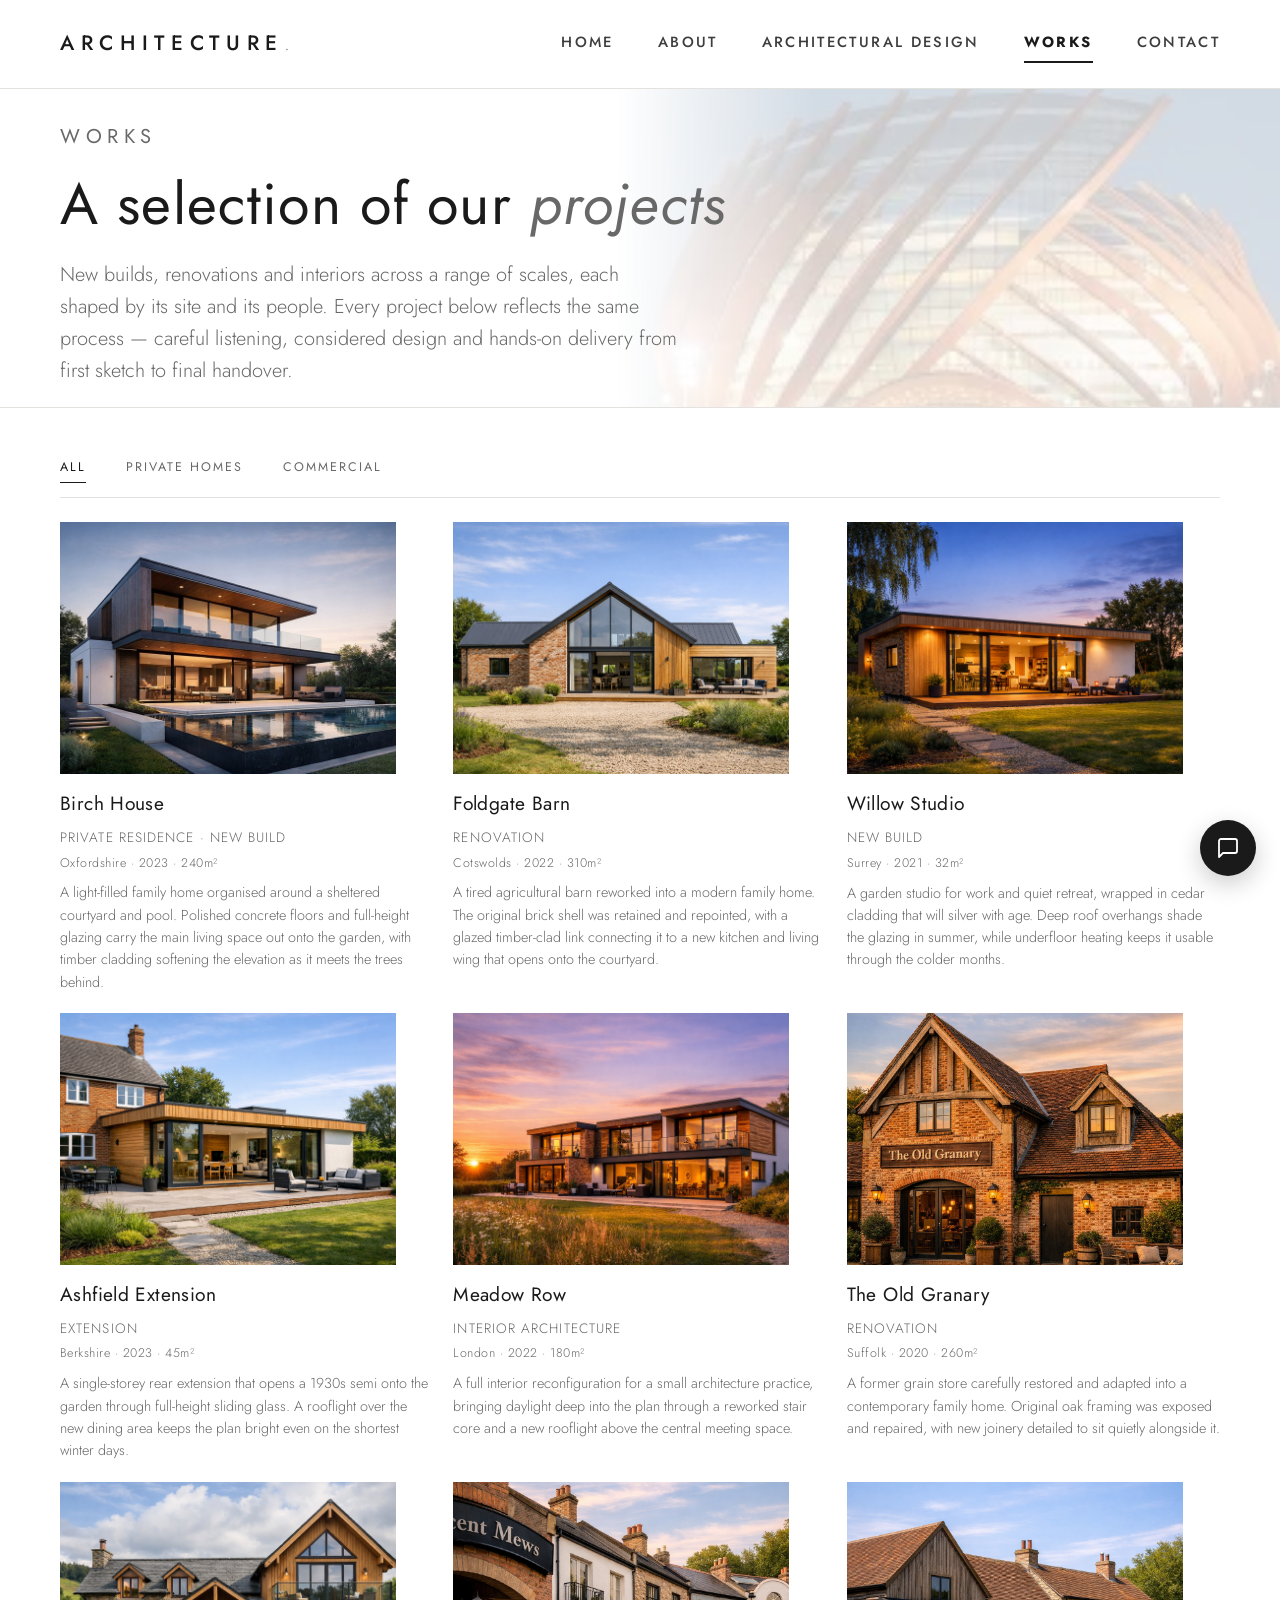
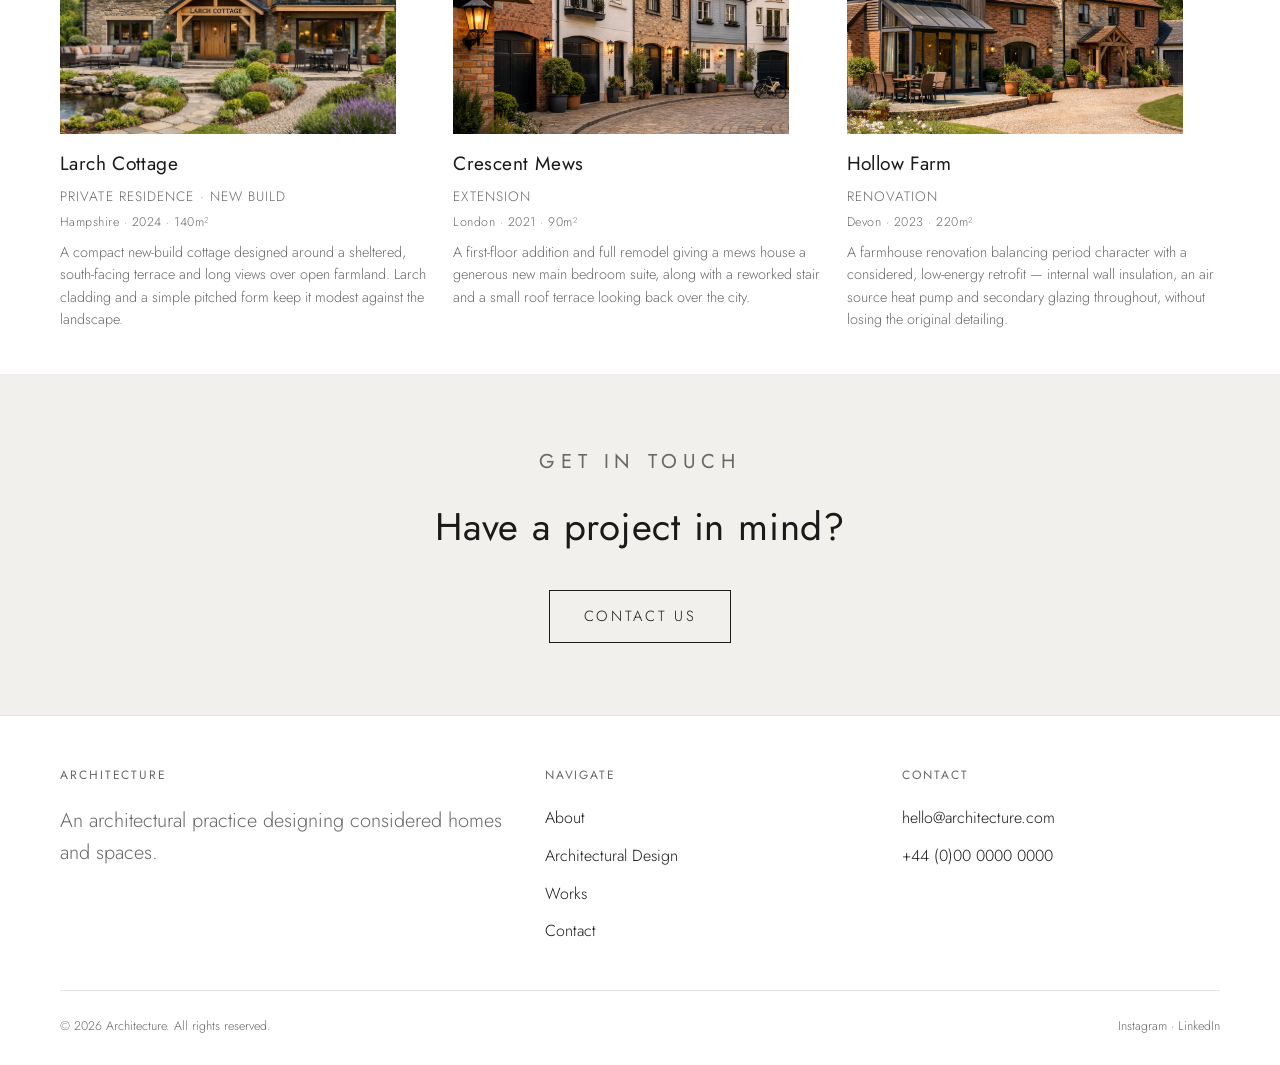
<file: works.html>
<!DOCTYPE html>
<html lang="en">
<head>
    <meta charset="UTF-8">
    <meta name="viewport" content="width=device-width, initial-scale=1.0">
    <title>Architecture &mdash; Works</title>
    <link rel="icon" type="image/svg+xml" href="favicon.svg">
    <link rel="icon" type="image/png" href="favicon.png">
    <link rel="stylesheet" href="css/style.css?v=2">
</head>
<body>

    <header class="site-header">
        <div class="container">
            <a href="index.html" class="logo">ARCHITECTURE<span>.</span></a>
            <nav class="nav-links">
                <a href="index.html">Home</a>
                <a href="about.html">About</a>
                <a href="design.html">Architectural Design</a>
                <a href="works.html" class="active">Works</a>
                <a href="contact.html">Contact</a>
            </nav>
            <button class="nav-toggle" aria-label="Toggle menu">
                <span></span><span></span><span></span>
            </button>
        </div>
    </header>

    <section class="page-banner has-motif">
        <div class="banner-motif-img" aria-hidden="true"></div>
        <div class="container">
            <span class="eyebrow">Works</span>
            <h1>A selection of our <span class="accent">projects</span></h1>
            <p class="lede" style="margin-top:22px;">New builds, renovations and interiors across a range of scales, each shaped by its site and its people. Every project below reflects the same process &mdash; careful listening, considered design and hands-on delivery from first sketch to final handover.</p>
        </div>
    </section>

    <section class="tight">
        <div class="container">
            <div class="works-filter">
                <button class="filter-btn active" data-filter="all">All</button>
                <button class="filter-btn" data-filter="private">Private Homes</button>
                <button class="filter-btn" data-filter="commercial">Commercial</button>
            </div>
            <div class="works-grid reveal-stagger" data-stagger="150">
                <div class="work-card" data-category="private">
                    <div class="img-placeholder photo-fill" style="background-image: url('images/house-1.jpg');"></div>
                    <h3>Birch House</h3>
                    <span class="work-meta">Private Residence &middot; New Build</span>
                    <span class="work-facts">Oxfordshire &middot; 2023 &middot; 240m&sup2;</span>
                    <p class="work-desc">A light-filled family home organised around a sheltered courtyard and pool. Polished concrete floors and full-height glazing carry the main living space out onto the garden, with timber cladding softening the elevation as it meets the trees behind.</p>
                </div>
                <div class="work-card" data-category="private">
                    <div class="img-placeholder photo-fill" style="background-image: url('images/foldgate-barn.png');"></div>
                    <h3>Foldgate Barn</h3>
                    <span class="work-meta">Renovation</span>
                    <span class="work-facts">Cotswolds &middot; 2022 &middot; 310m&sup2;</span>
                    <p class="work-desc">A tired agricultural barn reworked into a modern family home. The original brick shell was retained and repointed, with a glazed timber-clad link connecting it to a new kitchen and living wing that opens onto the courtyard.</p>
                </div>
                <div class="work-card" data-category="private">
                    <div class="img-placeholder photo-fill" style="background-image: url('images/willow-studio.png');"></div>
                    <h3>Willow Studio</h3>
                    <span class="work-meta">New Build</span>
                    <span class="work-facts">Surrey &middot; 2021 &middot; 32m&sup2;</span>
                    <p class="work-desc">A garden studio for work and quiet retreat, wrapped in cedar cladding that will silver with age. Deep roof overhangs shade the glazing in summer, while underfloor heating keeps it usable through the colder months.</p>
                </div>
                <div class="work-card" data-category="private">
                    <div class="img-placeholder photo-fill" style="background-image: url('images/ashfield-extension.png');"></div>
                    <h3>Ashfield Extension</h3>
                    <span class="work-meta">Extension</span>
                    <span class="work-facts">Berkshire &middot; 2023 &middot; 45m&sup2;</span>
                    <p class="work-desc">A single-storey rear extension that opens a 1930s semi onto the garden through full-height sliding glass. A rooflight over the new dining area keeps the plan bright even on the shortest winter days.</p>
                </div>
                <div class="work-card" data-category="commercial">
                    <div class="img-placeholder photo-fill" style="background-image: url('images/meadow-row.png');"></div>
                    <h3>Meadow Row</h3>
                    <span class="work-meta">Interior Architecture</span>
                    <span class="work-facts">London &middot; 2022 &middot; 180m&sup2;</span>
                    <p class="work-desc">A full interior reconfiguration for a small architecture practice, bringing daylight deep into the plan through a reworked stair core and a new rooflight above the central meeting space.</p>
                </div>
                <div class="work-card" data-category="private">
                    <div class="img-placeholder photo-fill" style="background-image: url('images/old-canary.png');"></div>
                    <h3>The Old Granary</h3>
                    <span class="work-meta">Renovation</span>
                    <span class="work-facts">Suffolk &middot; 2020 &middot; 260m&sup2;</span>
                    <p class="work-desc">A former grain store carefully restored and adapted into a contemporary family home. Original oak framing was exposed and repaired, with new joinery detailed to sit quietly alongside it.</p>
                </div>
                <div class="work-card" data-category="private">
                    <div class="img-placeholder photo-fill" style="background-image: url('images/large-cottage.png');"></div>
                    <h3>Larch Cottage</h3>
                    <span class="work-meta">Private Residence &middot; New Build</span>
                    <span class="work-facts">Hampshire &middot; 2024 &middot; 140m&sup2;</span>
                    <p class="work-desc">A compact new-build cottage designed around a sheltered, south-facing terrace and long views over open farmland. Larch cladding and a simple pitched form keep it modest against the landscape.</p>
                </div>
                <div class="work-card" data-category="commercial">
                    <div class="img-placeholder photo-fill" style="background-image: url('images/crescent-mews.png');"></div>
                    <h3>Crescent Mews</h3>
                    <span class="work-meta">Extension</span>
                    <span class="work-facts">London &middot; 2021 &middot; 90m&sup2;</span>
                    <p class="work-desc">A first-floor addition and full remodel giving a mews house a generous new main bedroom suite, along with a reworked stair and a small roof terrace looking back over the city.</p>
                </div>
                <div class="work-card" data-category="private">
                    <div class="img-placeholder photo-fill" style="background-image: url('images/hollow-farm.png');"></div>
                    <h3>Hollow Farm</h3>
                    <span class="work-meta">Renovation</span>
                    <span class="work-facts">Devon &middot; 2023 &middot; 220m&sup2;</span>
                    <p class="work-desc">A farmhouse renovation balancing period character with a considered, low-energy retrofit &mdash; internal wall insulation, an air source heat pump and secondary glazing throughout, without losing the original detailing.</p>
                </div>
            </div>
        </div>
    </section>

    <section class="bg-surface" style="text-align:center;">
        <div class="container">
            <span class="eyebrow">Get in touch</span>
            <h2>Have a project in mind?</h2>
            <a href="contact.html" class="btn" style="margin-top:32px;">Contact Us</a>
        </div>
    </section>

    <footer class="site-footer">
        <div class="container">
            <div class="footer-top">
                <div>
                    <h4>Architecture</h4>
                    <p class="lede">An architectural practice designing considered homes and spaces.</p>
                </div>
                <div>
                    <h4>Navigate</h4>
                    <ul>
                        <li><a href="about.html">About</a></li>
                        <li><a href="design.html">Architectural Design</a></li>
                        <li><a href="works.html">Works</a></li>
                        <li><a href="contact.html">Contact</a></li>
                    </ul>
                </div>
                <div>
                    <h4>Contact</h4>
                    <ul>
                        <li>hello@architecture.com</li>
                        <li>+44 (0)00 0000 0000</li>
                    </ul>
                </div>
            </div>
            <div class="footer-bottom">
                <span>&copy; 2026 Architecture. All rights reserved.</span>
                <span>Instagram &middot; LinkedIn</span>
            </div>
        </div>
    </footer>

    <button class="chat-toggle" id="chatToggle" aria-label="Open chat assistant">
        <svg viewBox="0 0 24 24" fill="none" stroke="currentColor" stroke-width="1.8" stroke-linecap="round" stroke-linejoin="round"><path d="M21 15a2 2 0 0 1-2 2H7l-4 4V5a2 2 0 0 1 2-2h14a2 2 0 0 1 2 2z"/></svg>
    </button>

    <div class="chat-panel" id="chatPanel">
        <div class="chat-header">
            <span class="chat-dot red"></span>
            <span class="chat-dot yellow"></span>
            <span class="chat-dot green"></span>
            <span class="chat-title">Chat with us</span>
            <button class="chat-close" id="chatClose" aria-label="Close chat">&times;</button>
        </div>
        <div class="chat-body" id="chatBody">
            <div class="chat-msg ai">Hi! I'm here to help. What's your name?</div>
        </div>
        <form class="chat-form" id="chatForm">
            <input type="text" id="chatInput" placeholder="Type your message&hellip;" autocomplete="off" required>
            <button type="submit">Send</button>
        </form>
    </div>

    <script src="js/script.js"></script>
</body>
</html>
</file>
<file: css/style.css>
@import url('https://fonts.googleapis.com/css2?family=Jost:wght@300;400;500;600&display=swap');

:root {
    --color-bg: #ffffff;
    --color-text: #1a1a1a;
    --color-muted: #696868;
    --color-line: #e4e2de;
    --color-surface: #f2f0ec;
    --color-accent: #1a1a1a;
    --header-h: 88px;
    --container: 1240px;
}

* { box-sizing: border-box; margin: 0; padding: 0; }

html { scroll-behavior: smooth; }

body {
    font-family: 'Jost', Arial, sans-serif;
    font-weight: 300;
    color: var(--color-text);
    background: var(--color-bg);
    line-height: 1.6;
    -webkit-font-smoothing: antialiased;
}

img { max-width: 100%; display: block; }

a { color: inherit; text-decoration: none; }

ul { list-style: none; }

.container {
    max-width: var(--container);
    margin: 0 auto;
    padding: 0 40px;
}

h1, h2, h3, h4 {
    font-weight: 400;
    letter-spacing: 0.02em;
}

h1 { font-size: clamp(2.2rem, 5vw, 3.6rem); line-height: 1.15; }
h2 { font-size: clamp(1.6rem, 3vw, 2.4rem); }
h3 { font-size: 1.2rem; }

h1 .accent, h2 .accent {
    font-style: italic;
    color: var(--color-muted);
}

/* Scroll reveal */
.reveal {
    opacity: 0;
    transform: translateY(24px);
    transition: opacity 0.7s ease, transform 0.7s ease;
}

.reveal.is-visible {
    opacity: 1;
    transform: translateY(0);
}

.reveal-stagger > * {
    opacity: 0;
    transform: translateY(24px);
    transition: opacity 0.6s ease, transform 0.6s ease;
}

.reveal-stagger.is-visible > * {
    opacity: 1;
    transform: translateY(0);
}

/* Hover effects */
.work-card .img-placeholder,
.service-row .img-placeholder,
.split .img-placeholder {
    transition: transform 0.5s ease;
}

.work-card:hover .img-placeholder.photo-fill,
.service-row:hover .img-placeholder.photo-fill {
    transform: scale(1.03);
}

.work-card { overflow: hidden; }
.work-card .img-placeholder { overflow: hidden; }

.work-card h3 { transition: color 0.25s ease; }
.work-card:hover h3 { color: var(--color-muted); }

.grid-3 > div,
.grid-4 > div {
    transition: transform 0.35s ease;
}

.grid-3 > div:hover,
.grid-4 > div:hover {
    transform: translateY(-6px);
}

.card-num { transition: color 0.3s ease; }
.grid-3 > div:hover .card-num,
.grid-4 > div:hover .card-num { color: var(--color-text); }

/* Stats strip */
.stats-grid {
    display: grid;
    grid-template-columns: repeat(4, 1fr);
    gap: 32px;
}

.stat-num {
    font-size: clamp(2rem, 4vw, 2.8rem);
    line-height: 1;
    margin-bottom: 10px;
}

.stat-label {
    text-transform: uppercase;
    letter-spacing: 0.1em;
    font-size: 0.78rem;
    color: var(--color-muted);
}

.eyebrow1 {
    display: inline-block;
    text-transform: uppercase;
    letter-spacing: 0.28em;
    font-size: 1.4rem;
    font-weight: 400;
    color: #ffffff;
    margin-bottom: 18px;
    padding: 4px 12px;
    border-radius: 2px;
    background-color: var(--color-accent);
}

.eyebrow-line {
    display: inline-block;
    text-transform: uppercase;
    letter-spacing: 0.28em;
    font-weight: 400;
    font-size: 0.72rem;
    color: #ffffff;
    margin-bottom: 18px;
    padding: 4px 12px;
    border-radius: 2px;
    background-color: var(--color-accent);
}

.eyebrow {
    display: inline-block;
    text-transform: uppercase;
    letter-spacing: 0.28em;
    font-size: 1.25rem;
    font-weight: 400;
    color: var(--color-muted);
    margin-bottom: 18px;
}

.lede {
    font-size: 1.25rem;
    color: var(--color-muted);
    max-width: 620px;
}

.btn {
    display: inline-block;
    padding: 14px 34px;
    border: 1px solid var(--color-text);
    text-transform: uppercase;
    letter-spacing: 0.18em;
    font-size: 0.92rem;
    transition: background 0.3s ease, color 0.3s ease;
}

.btn:hover { background: var(--color-text); color: #fff; }

/* Header */
.site-header {
    position: sticky;
    top: 0;
    z-index: 100;
    background: #ffffff;
    border-bottom: 1px solid var(--color-line);
}

.site-header .container {
    height: var(--header-h);
    display: flex;
    align-items: center;
    justify-content: space-between;
}

.logo {
    font-size: 1.3rem;
    text-transform: uppercase;
    letter-spacing: 0.32em;
    font-weight: 500;
}

.logo span { font-weight: 300; opacity: 0.55; }

.nav-links {
    display: flex;
    gap: 44px;
}

.nav-links a {
    text-transform: uppercase;
    font-size: 0.92rem;
    font-weight: 500;
    letter-spacing: 0.16em;
    color: #3d3d3d;
    padding: 6px 0;
    border-bottom: 1px solid transparent;
    transition: color 0.25s ease, border-color 0.25s ease;
}

.nav-links a:hover {
    color: var(--color-text);
    border-color: var(--color-text);
}

.nav-links a.active {
    color: var(--color-text);
    font-weight: 700;
    border-bottom-width: 2px;
    border-color: var(--color-text);
}

.nav-toggle {
    display: none;
    flex-direction: column;
    gap: 5px;
    background: none;
    border: none;
    cursor: pointer;
    padding: 8px;
}

.nav-toggle span {
    width: 24px;
    height: 1px;
    background: var(--color-text);
}

/* Image placeholder blocks — swap for <img> tags once real photography is ready */
.img-placeholder {
    position: relative;
    width: 90%;
    background:
        repeating-linear-gradient(135deg, transparent 0 18px, rgba(0,0,0,0.035) 18px 19px),
        var(--color-surface);
    display: flex;
    align-items: flex-end;
    overflow: hidden;
}

.img-placeholder.photo-fill {
    background-image: none;
    background-size: cover;
    background-position: center;
}

.img-placeholder.photo-fill::after { display: none; }

.img-placeholder::after {
    content: attr(data-label);
    font-size: 0.92rem;
    letter-spacing: 0.14em;
    text-transform: uppercase;
    color: var(--color-muted);
    padding: 16px 20px;
}

/* Hero */
.hero {
    min-height: max(72vh, 560px);
    position: relative;
    background-size: cover;
    background-position: center;
}

.hero::before {
    content: '';
    position: absolute;
    inset: 0;
    background: linear-gradient(180deg, rgba(20,20,20,0.35) 0%, rgba(20,20,20,0.65) 100%);
}

.hero.img-placeholder::after { display: none; }

.hero-inner {
    position: relative;
    z-index: 1;
    max-width: var(--container);
    margin: 0 auto;
    padding: 0 40px 70px;
    height: 100%;
    display: flex;
    align-items: flex-end;
}

.hero-content { max-width: 640px; color: #fff; }
.hero .eyebrow { color: rgba(255,255,255,0.75); }
.hero h1 { color: #fff; }
.hero p { color: rgba(255,255,255,0.85); margin-top: 18px; max-width: 520px; }

@keyframes heroFadeUp {
    from { opacity: 0; transform: translateY(28px); }
    to { opacity: 1; transform: translateY(0); }
}

.hero-content > * {
    opacity: 0;
    animation: heroFadeUp 0.9s ease forwards;
}

.hero-content > *:nth-child(1) { animation-delay: 0.15s; }
.hero-content > *:nth-child(2) { animation-delay: 0.32s; }
.hero-content > *:nth-child(3) { animation-delay: 0.5s; }
.hero-content > *:nth-child(4) { animation-delay: 0.68s; }

.hero .btn { margin-top: 32px; border-color: #fff; color: #fff; }
.hero .btn:hover { background: #fff; color: var(--color-text); }

/* Page banner (non-home pages) */
.page-banner {
    padding: 32px 0 20px;
    border-bottom: 1px solid var(--color-line);
}

.page-banner.has-motif {
    position: relative;
    overflow: hidden;
}

.page-banner.has-motif .container { position: relative; z-index: 1; }

.banner-motif {
    position: absolute;
    top: 50%;
    right: -20px;
    transform: translateY(-50%);
    width: 620px;
    height: auto;
    max-width: 55vw;
    fill: none;
    stroke: var(--color-text);
    stroke-width: 1.6;
    opacity: 0.28;
    pointer-events: none;
    z-index: 0;
}

.banner-motif-img {
    position: absolute;
    top: 0;
    right: 0;
    width: 52%;
    height: 100%;
    background-image: url('../images/dizajn.webp');
    background-size: cover;
    background-position: center;
    opacity: 0.22;
    -webkit-mask-image: linear-gradient(to right, transparent, #000 30%);
    mask-image: linear-gradient(to right, transparent, #000 30%);
    pointer-events: none;
    z-index: 0;
}

/* Sections */
section { padding: 72px 0; }
section.tight { padding: 44px 0; }
.section-head {
    display: flex;
    justify-content: space-between;
    align-items: flex-end;
    gap: 40px;
    margin-bottom: 40px;
    flex-wrap: wrap;
}

.bg-surface { background: var(--color-surface); }

/* Two column */
.split {
    display: grid;
    grid-template-columns: 1fr 1fr;
    gap: 50px;
    align-items: center;
}

.split .img-placeholder { aspect-ratio: 4/5; }
.split.reverse .img-placeholder { order: 2; }
.split .img-placeholder.story-photo { aspect-ratio: 3/2; }

.team-row + .team-row { margin-top: 56px; }
.team-role { margin: 10px 0 20px; }

/* Services / values grid */
.grid-3 {
    display: grid;
    grid-template-columns: repeat(3, 1fr);
    gap: 32px;
}

.grid-4 {
    display: grid;
    grid-template-columns: repeat(4, 1fr);
    gap: 28px;
}

.card-num {
    font-size: 0.8rem;
    color: var(--color-muted);
    letter-spacing: 0.1em;
    margin-bottom: 20px;
    display: block;
}

/* Works filter */
.works-filter {
    display: flex;
    gap: 40px;
    margin-bottom: 24px;
    border-bottom: 1px solid var(--color-line);
    padding-bottom: 14px;
}

.filter-btn {
    background: none;
    border: none;
    cursor: pointer;
    font-family: inherit;
    text-transform: uppercase;
    font-size: 0.78rem;
    letter-spacing: 0.16em;
    color: var(--color-muted);
    padding: 6px 0;
    border-bottom: 1px solid transparent;
    transition: color 0.25s ease, border-color 0.25s ease;
}

.filter-btn:hover,
.filter-btn.active {
    color: var(--color-text);
    border-color: var(--color-text);
}

.work-card.is-hidden { display: none; }

/* Featured works grid */
.works-grid {
    display: grid;
    grid-template-columns: repeat(3, 1fr);
    gap: 20px;
}

.work-card .img-placeholder { aspect-ratio: 4/3; margin-bottom: 14px; }
.work-card h3 { margin-bottom: 5px; }
.work-card .work-meta { color: var(--color-muted); font-size: 0.85rem; text-transform: uppercase; letter-spacing: 0.08em; }
.work-card .work-facts { display: block; color: var(--color-muted); font-size: 0.78rem; letter-spacing: 0.04em; margin-top: 4px; }
.work-card .work-desc { color: var(--color-muted); font-size: 0.9rem; margin-top: 8px; line-height: 1.55; }

/* Service rows (design page) */
.service-row {
    display: grid;
    grid-template-columns: 1fr 1fr;
    gap: 50px;
    align-items: center;
    padding: 48px 0;
    border-top: 1px solid var(--color-line);
}

.service-row:first-child { border-top: none; }
.service-row:last-child { border-bottom: 1px solid var(--color-line); }
.service-row .img-placeholder { aspect-ratio: 4/3; }
.service-row.reverse .img-placeholder { order: 2; }

/* Process steps */
.steps {
    display: grid;
    grid-template-columns: repeat(4, 1fr);
    gap: 28px;
}

.step { border-top: 1px solid var(--color-line); padding-top: 26px; }

/* Contact */
.contact-grid {
    display: grid;
    grid-template-columns: 1fr 1fr;
    gap: 50px;
}

.info-list { margin-top: 40px; }
.info-list li { margin-bottom: 26px; }
.info-list .label {
    display: block;
    text-transform: uppercase;
    font-size: 0.7rem;
    letter-spacing: 0.14em;
    color: var(--color-muted);
    margin-bottom: 6px;
}

form { display: flex; flex-direction: column; gap: 24px; }
.field { display: flex; flex-direction: column; gap: 8px; }
.field label {
    text-transform: uppercase;
    font-size: 0.7rem;
    letter-spacing: 0.14em;
    color: var(--color-muted);
}

.field input,
.field textarea {
    border: none;
    border-bottom: 1px solid var(--color-line);
    padding: 10px 2px;
    font-family: inherit;
    font-size: 1rem;
    background: transparent;
    color: var(--color-text);
}

.field input:focus,
.field textarea:focus {
    outline: none;
    border-color: var(--color-text);
}

/* Footer */
.site-footer {
    border-top: 1px solid var(--color-line);
    padding: 50px 0 28px;
}

.footer-top {
    display: grid;
    grid-template-columns: 1.4fr 1fr 1fr;
    gap: 40px;
    padding-bottom: 34px;
}

.footer-top h4 {
    text-transform: uppercase;
    font-size: 0.75rem;
    letter-spacing: 0.16em;
    color: var(--color-muted);
    margin-bottom: 20px;
}

.footer-top li { margin-bottom: 12px; }
.footer-bottom {
    border-top: 1px solid var(--color-line);
    padding-top: 26px;
    display: flex;
    justify-content: space-between;
    font-size: 0.78rem;
    color: var(--color-muted);
    flex-wrap: wrap;
    gap: 10px;
}

/* Responsive */
@media (max-width: 900px) {
    .nav-links { display: none; }
    .nav-toggle { display: flex; }

    body.nav-open .nav-links {
        display: flex;
        position: fixed;
        top: var(--header-h);
        left: 0;
        right: 0;
        bottom: 0;
        background: #fff;
        flex-direction: column;
        gap: 0;
        padding: 20px 40px;
    }

    body.nav-open .nav-links a {
        width: 100%;
        padding: 18px 0;
        border-bottom: 1px solid var(--color-line);
    }

    .split, .contact-grid, .service-row, .service-row.reverse {
        grid-template-columns: 1fr;
    }

    .service-row .img-placeholder { order: 0; }
    .split .img-placeholder { order: 0; }
    .team-row + .team-row { margin-top: 60px; }

    .grid-3, .grid-4, .works-grid { grid-template-columns: 1fr; }
    .steps, .stats-grid { grid-template-columns: 1fr 1fr; }
    .footer-top { grid-template-columns: 1fr; }
    section { padding: 48px 0; }
    .page-banner { padding: 40px 0 24px; }
    .container { padding: 0 24px; }

    .hero { min-height: 640px; }
    .eyebrow1 { font-size: 1rem; }
    .eyebrow-line {
        letter-spacing: 0.03em;
        font-size: 0.8rem;
    }

    .chat-panel {
        right: 16px;
        left: 16px;
        width: auto;
        bottom: 84px;
    }

    .chat-toggle { right: 16px; bottom: 16px; }
}

/* AI chat widget */
.chat-toggle {
    position: fixed;
    right: 24px;
    bottom: 24px;
    width: 56px;
    height: 56px;
    border-radius: 50%;
    background: var(--color-text);
    color: #fff;
    border: none;
    cursor: pointer;
    display: flex;
    align-items: center;
    justify-content: center;
    box-shadow: 0 8px 24px rgba(0,0,0,0.2);
    z-index: 200;
    transition: transform 0.25s ease;
}

.chat-toggle:hover { transform: scale(1.06); }
.chat-toggle svg { width: 24px; height: 24px; }

.chat-panel {
    position: fixed;
    right: 24px;
    bottom: 92px;
    width: 340px;
    max-width: calc(100vw - 48px);
    height: 440px;
    max-height: calc(100vh - 140px);
    background: #fff;
    border: 1px solid var(--color-line);
    box-shadow: 0 20px 50px rgba(0,0,0,0.2);
    display: flex;
    flex-direction: column;
    z-index: 200;
    opacity: 0;
    transform: translateY(16px);
    pointer-events: none;
    transition: opacity 0.25s ease, transform 0.25s ease;
}

.chat-panel.is-open {
    opacity: 1;
    transform: translateY(0);
    pointer-events: auto;
}

.chat-header {
    display: flex;
    align-items: center;
    gap: 6px;
    padding: 14px 16px;
    border-bottom: 1px solid var(--color-line);
    flex-shrink: 0;
}

.chat-dot { width: 10px; height: 10px; border-radius: 50%; }
.chat-dot.red { background: #e6584f; }
.chat-dot.yellow { background: #e8b23c; }
.chat-dot.green { background: #4caf6b; }

.chat-title {
    margin-left: 8px;
    text-transform: uppercase;
    font-size: 0.72rem;
    letter-spacing: 0.12em;
    color: var(--color-muted);
}

.chat-close {
    margin-left: auto;
    background: none;
    border: none;
    cursor: pointer;
    font-size: 1.1rem;
    color: var(--color-muted);
    line-height: 1;
}

.chat-body {
    flex: 1;
    overflow-y: auto;
    padding: 16px;
    display: flex;
    flex-direction: column;
    gap: 10px;
}

.chat-msg {
    max-width: 85%;
    padding: 9px 12px;
    font-size: 0.86rem;
    line-height: 1.5;
    border-radius: 2px;
}

.chat-msg.ai {
    align-self: flex-start;
    background: var(--color-surface);
    color: var(--color-text);
}

.chat-msg.user {
    align-self: flex-end;
    background: var(--color-text);
    color: #fff;
}

.chat-form {
    display: flex;
    border-top: 1px solid var(--color-line);
    flex-shrink: 0;
}

.chat-form input {
    flex: 1;
    border: none;
    padding: 12px 14px;
    font-family: inherit;
    font-size: 0.86rem;
    outline: none;
    min-width: 0;
}

.chat-form button {
    border: none;
    background: none;
    padding: 0 16px;
    cursor: pointer;
    text-transform: uppercase;
    letter-spacing: 0.1em;
    font-size: 0.75rem;
    color: var(--color-text);
}

.chat-form button:hover { color: var(--color-muted); }
</file>
